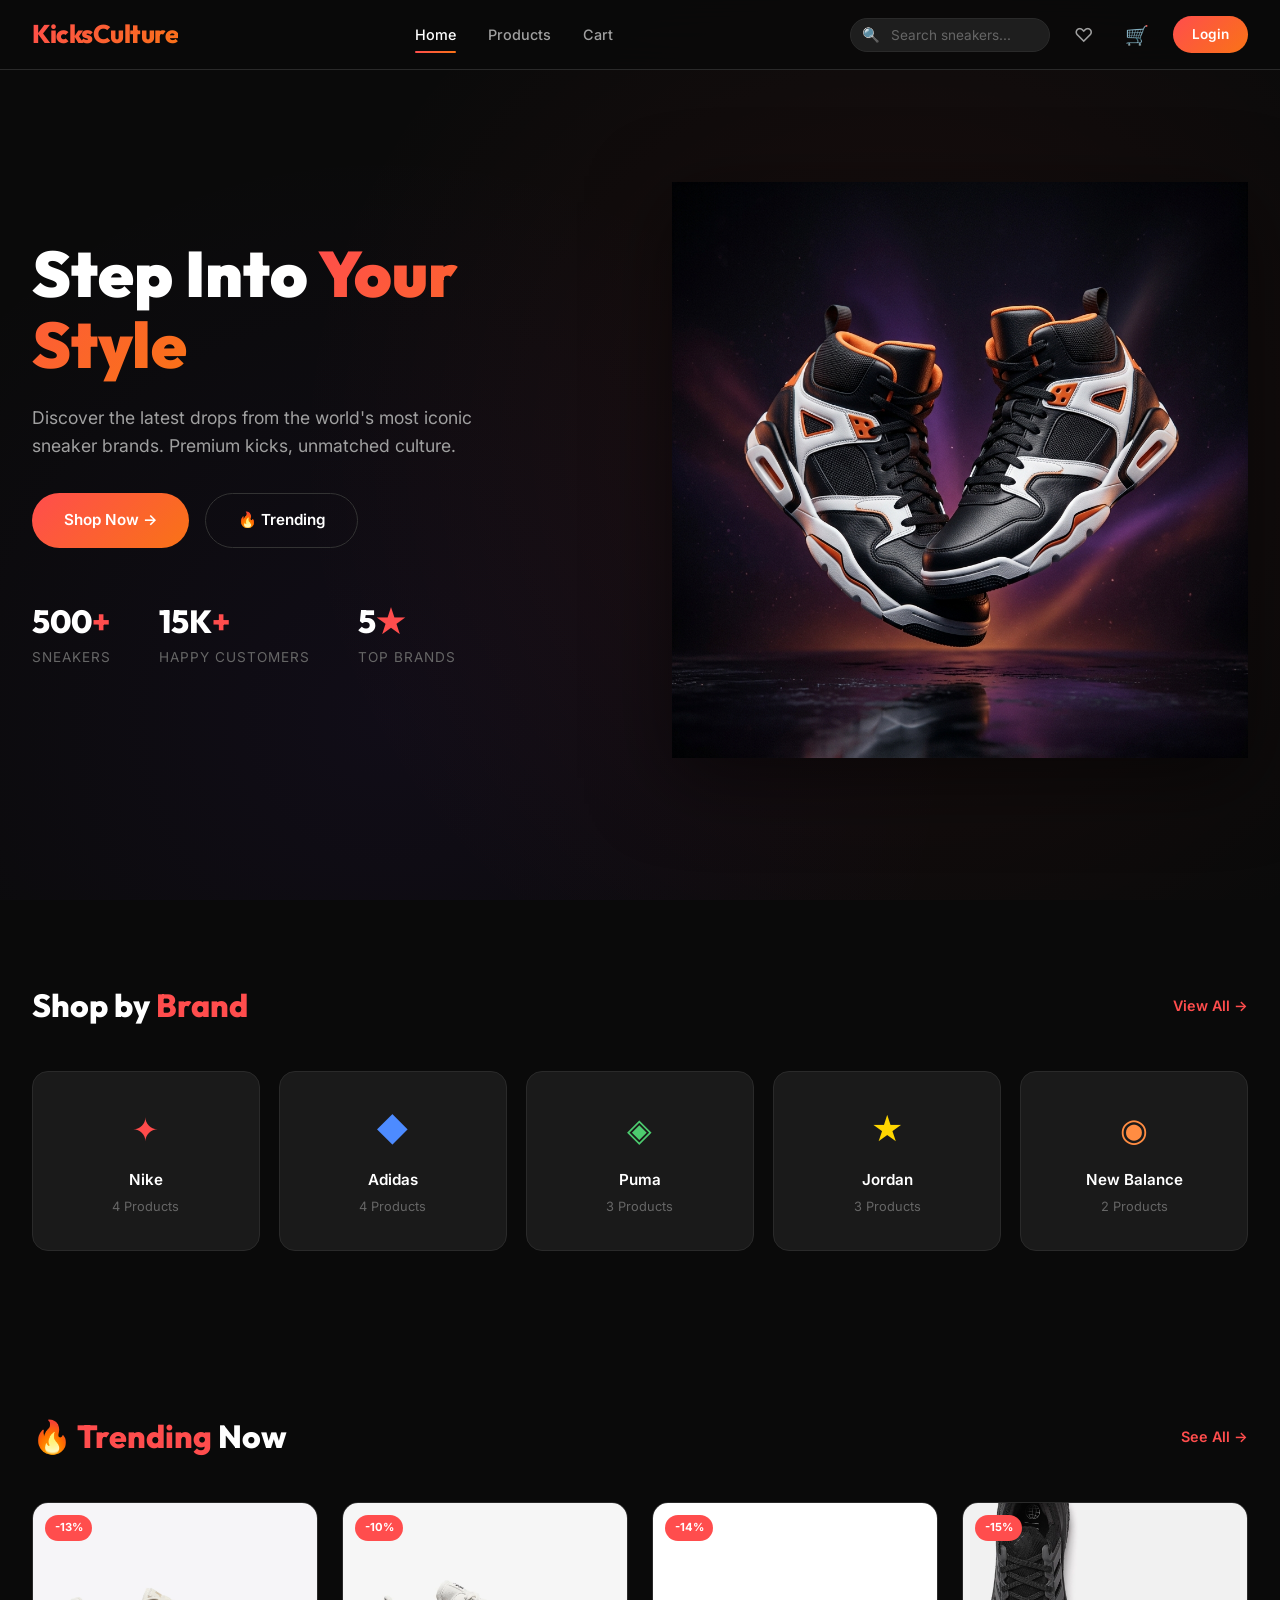
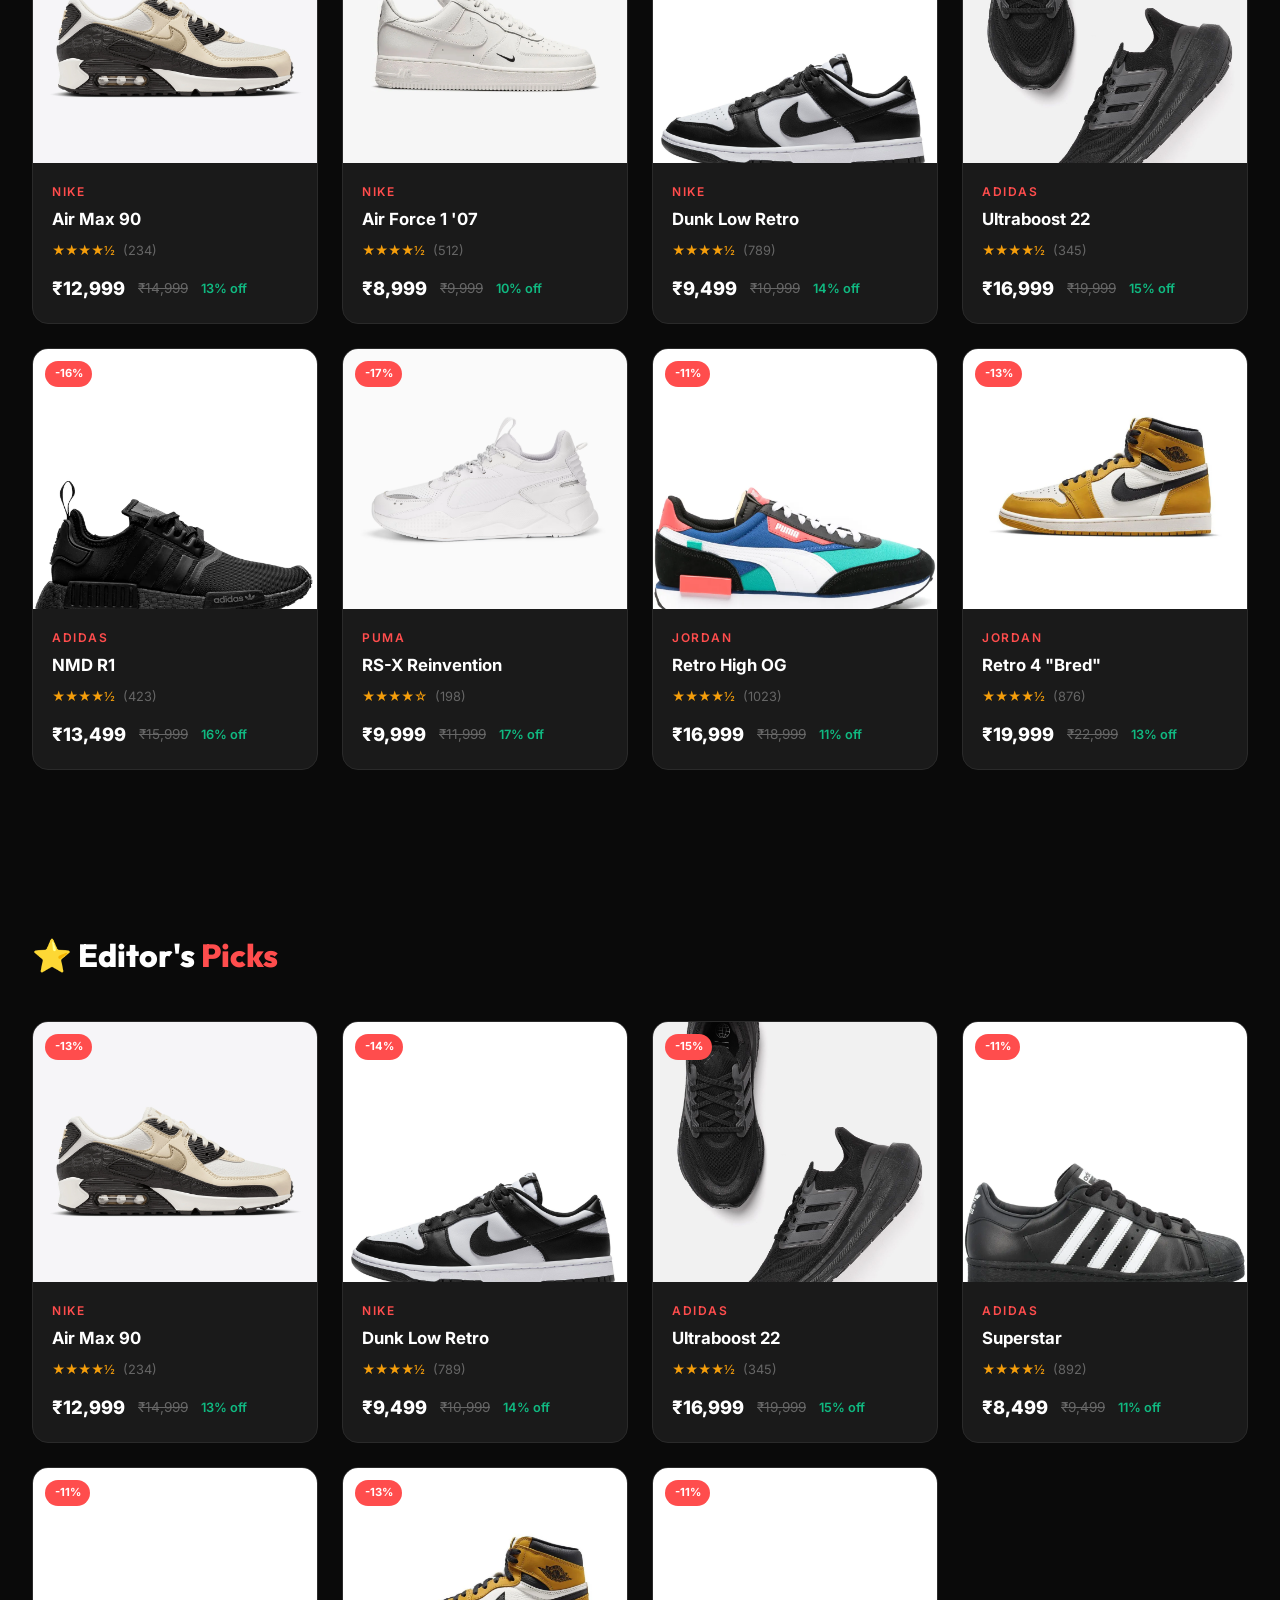
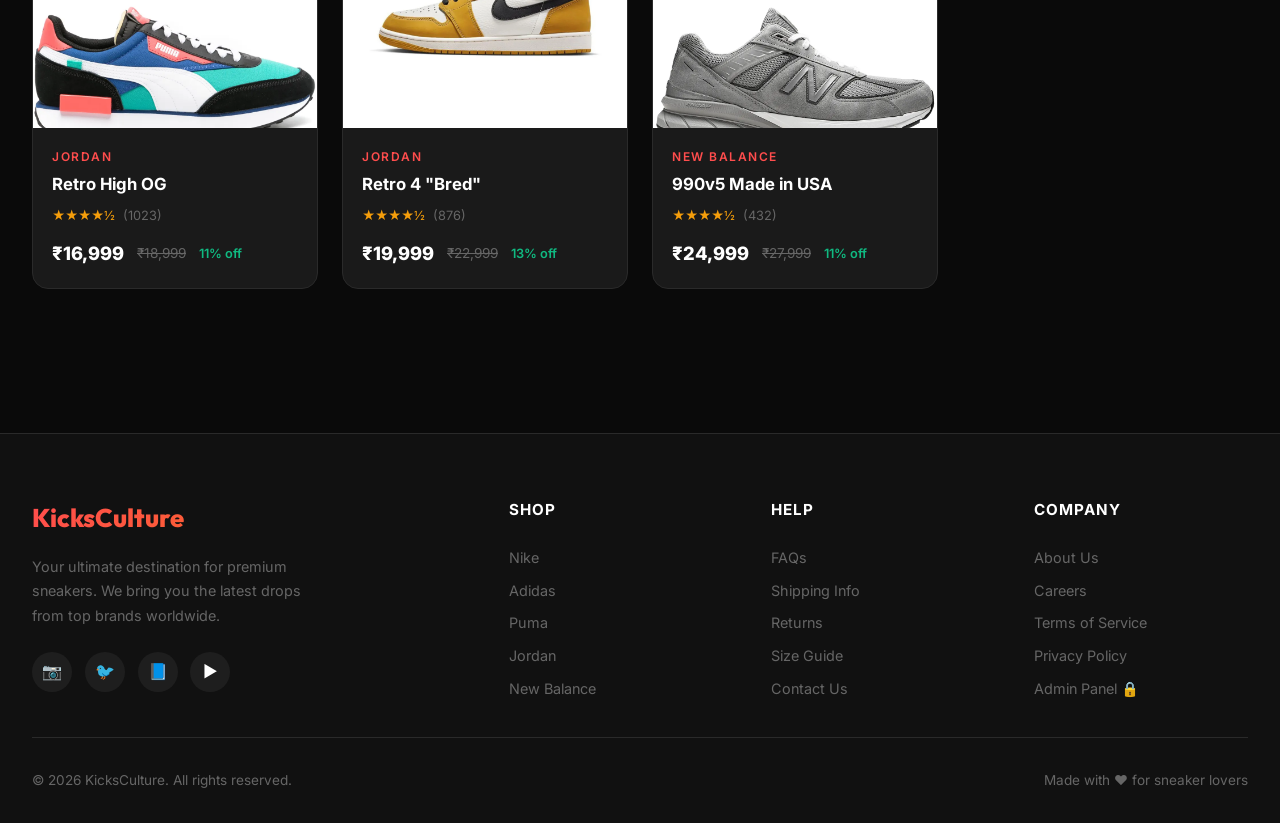
<file: index.html>
<!DOCTYPE html>
<html lang="en">
<head>
  <meta charset="UTF-8">
  <meta name="viewport" content="width=device-width, initial-scale=1.0">
  <meta name="description" content="KicksCulture - Your ultimate destination for premium sneakers from Nike, Adidas, Puma, Jordan and more.">
  <title>KicksCulture | Premium Sneakers Store</title>
  <link rel="stylesheet" href="css/style.css">
</head>
<body>
  <!-- Hero Section -->
  <section class="hero" id="hero">
    <div class="hero-content">
      <div class="hero-text slide-up">
        <h1>Step Into <span class="gradient-text">Your Style</span></h1>
        <p>Discover the latest drops from the world's most iconic sneaker brands. Premium kicks, unmatched culture.</p>
        <div class="hero-buttons">
          <a href="products.html" class="btn-primary">Shop Now →</a>
          <a href="#trending" class="btn-secondary">🔥 Trending</a>
        </div>
        <div class="hero-stats">
          <div class="hero-stat">
            <h3>500<span>+</span></h3>
            <p>Sneakers</p>
          </div>
          <div class="hero-stat">
            <h3>15K<span>+</span></h3>
            <p>Happy Customers</p>
          </div>
          <div class="hero-stat">
            <h3>5<span>★</span></h3>
            <p>Top Brands</p>
          </div>
        </div>
      </div>
      <div class="hero-image slide-up">
        <img src="assets/hero-sneaker.png" alt="Featured Sneaker" onerror="this.style.display='none'">
      </div>
    </div>
  </section>

  <!-- Brands Section -->
  <section class="section" id="brands">
    <div class="section-header">
      <h2 class="section-title">Shop by <span class="accent">Brand</span></h2>
      <a href="products.html" class="section-link">View All →</a>
    </div>
    <div class="brands-grid" id="brandsGrid"></div>
  </section>

  <!-- Trending Section -->
  <section class="section" id="trending">
    <div class="section-header">
      <h2 class="section-title">🔥 <span class="accent">Trending</span> Now</h2>
      <a href="products.html?sort=popular" class="section-link">See All →</a>
    </div>
    <div class="products-grid" id="trendingGrid"></div>
  </section>

  <!-- Featured Section -->
  <section class="section" id="featured">
    <div class="section-header">
      <h2 class="section-title">⭐ Editor's <span class="accent">Picks</span></h2>
    </div>
    <div class="products-grid" id="featuredGrid"></div>
  </section>

  <script src="js/data.js"></script>
  <script src="js/app.js"></script>
  <script src="js/cart.js"></script>
  <script>
    document.addEventListener('DOMContentLoaded', () => {
      // Render brands
      const brandsGrid = document.getElementById('brandsGrid');
      if (brandsGrid) {
        brandsGrid.innerHTML = BRANDS.map(brand => {
          const count = getProductsByBrand(brand.id).length;
          return `
            <a href="products.html?brand=${brand.id}" class="brand-card" style="--brand-color: ${brand.colorCode}20">
              <div class="brand-icon" style="color:${brand.colorCode}">${brand.logo}</div>
              <div class="brand-name">${brand.name}</div>
              <div class="brand-count">${count} Products</div>
            </a>`;
        }).join('');
      }

      // Render trending
      const trendingGrid = document.getElementById('trendingGrid');
      if (trendingGrid) {
        trendingGrid.innerHTML = getTrendingProducts().slice(0, 8).map(p => renderProductCard(p)).join('');
      }

      // Render featured
      const featuredGrid = document.getElementById('featuredGrid');
      if (featuredGrid) {
        featuredGrid.innerHTML = getFeaturedProducts().map(p => renderProductCard(p)).join('');
      }
    });
  </script>
</body>
</html>
</file>
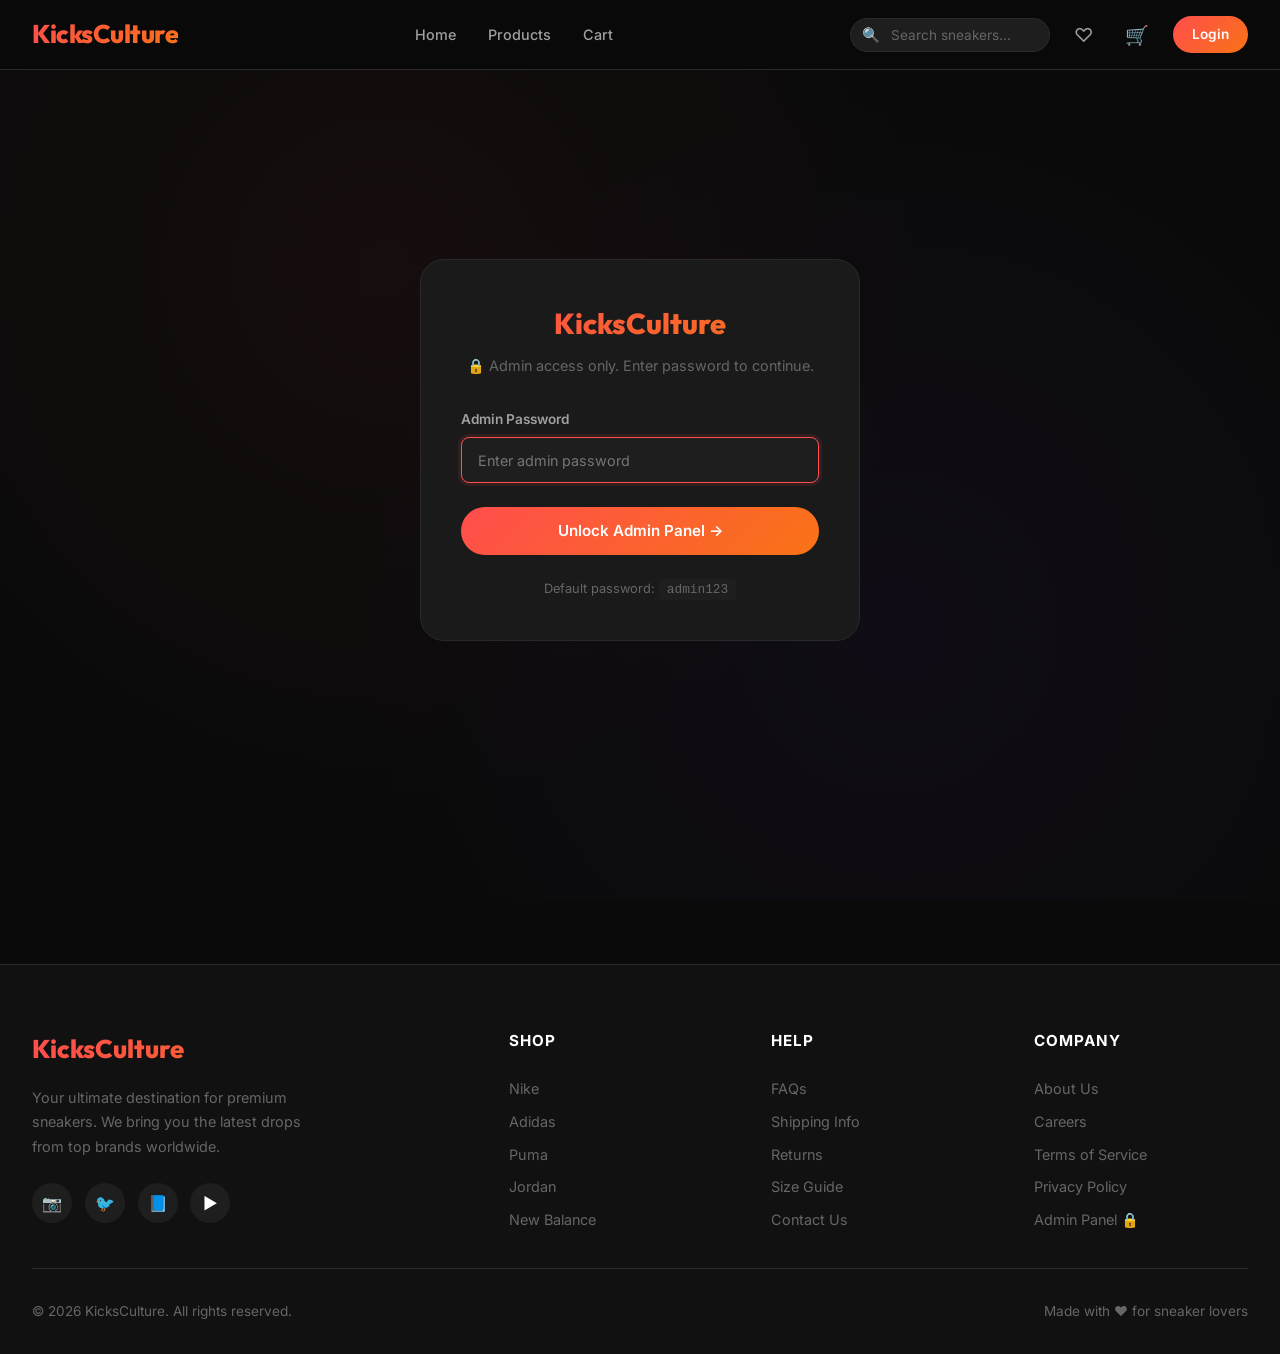
<file: admin.html>
<!DOCTYPE html>
<html lang="en">
<head>
  <meta charset="UTF-8">
  <meta name="viewport" content="width=device-width, initial-scale=1.0">
  <title>Admin Panel | KicksCulture</title>
  <link rel="stylesheet" href="css/style.css">
</head>
<body>
  <!-- Admin Login Gate -->
  <div class="auth-page" id="adminLoginGate">
    <div class="auth-card">
      <div class="auth-logo">KicksCulture</div>
      <p class="auth-subtitle">🔒 Admin access only. Enter password to continue.</p>
      <form class="auth-form" onsubmit="return verifyAdmin(event)">
        <div class="form-group">
          <label for="adminPassword">Admin Password</label>
          <input type="password" id="adminPassword" placeholder="Enter admin password" required autofocus>
          <span class="error-msg" id="adminPassError">Incorrect password</span>
        </div>
        <button type="submit" class="btn-primary" style="width:100%;justify-content:center;">Unlock Admin Panel →</button>
      </form>
      <p style="text-align:center;color:var(--text-muted);font-size:0.8rem;margin-top:1.5rem;">
        Default password: <code style="background:var(--surface);padding:0.2rem 0.5rem;border-radius:4px;">admin123</code>
      </p>
    </div>
  </div>

  <!-- Admin Panel (hidden until authenticated) -->
  <div class="admin-page" id="adminPanel" style="display:none;">
    <div class="page-title-section" style="padding:100px 0 1.5rem;">
      <h1>Admin <span class="accent">Panel</span></h1>
      <p class="subtitle">Manage your sneaker inventory</p>
    </div>
    <div class="admin-layout">
      <!-- Add/Edit Product Form -->
      <div class="admin-form-card">
        <h2 id="formTitle">Add New Product</h2>
        <form id="adminProductForm">
          <div class="form-grid">
            <div class="form-group full-width">
              <label for="adminName">Product Name *</label>
              <input type="text" id="adminName" placeholder="e.g. Air Max 90" required>
            </div>
            <div class="form-group">
              <label for="adminBrand">Brand *</label>
              <select id="adminBrand" required>
                <option value="">Select Brand</option>
                <option value="nike">Nike</option>
                <option value="adidas">Adidas</option>
                <option value="puma">Puma</option>
                <option value="jordan">Jordan</option>
                <option value="newbalance">New Balance</option>
              </select>
            </div>
            <div class="form-group">
              <label for="adminCategory">Category *</label>
              <select id="adminCategory" required>
                <option value="">Select Category</option>
                <option value="running">Running</option>
                <option value="lifestyle">Lifestyle</option>
                <option value="basketball">Basketball</option>
                <option value="skateboarding">Skateboarding</option>
                <option value="training">Training</option>
              </select>
            </div>
            <div class="form-group">
              <label for="adminPrice">Price (₹) *</label>
              <input type="number" id="adminPrice" placeholder="9999" min="0" required>
            </div>
            <div class="form-group">
              <label for="adminOriginalPrice">Original Price (₹)</label>
              <input type="number" id="adminOriginalPrice" placeholder="12999" min="0">
            </div>
            <div class="form-group">
              <label for="adminStock">Stock Quantity</label>
              <input type="number" id="adminStock" placeholder="10" min="0" value="10">
            </div>
            <div class="form-group">
              <label for="adminSizes">Sizes (comma-separated)</label>
              <input type="text" id="adminSizes" placeholder="6, 7, 8, 9, 10, 11" value="6, 7, 8, 9, 10, 11">
            </div>
            <div class="form-group full-width">
              <label for="adminDescription">Description</label>
              <textarea id="adminDescription" rows="3" placeholder="Product description..." style="background:var(--surface);border:1px solid var(--border);color:var(--text-primary);padding:0.75rem 1rem;border-radius:var(--radius-sm);resize:vertical;font-size:0.9rem;"></textarea>
            </div>
            <div class="form-group" style="flex-direction:row;align-items:center;gap:1rem;">
              <label style="display:flex;align-items:center;gap:0.5rem;cursor:pointer;">
                <input type="checkbox" id="adminTrending" style="accent-color:var(--accent-primary);"> Trending
              </label>
              <label style="display:flex;align-items:center;gap:0.5rem;cursor:pointer;">
                <input type="checkbox" id="adminFeatured" style="accent-color:var(--accent-primary);"> Featured
              </label>
            </div>
          </div>
          <div style="display:flex;gap:1rem;margin-top:1.5rem;">
            <button type="submit" class="btn-primary" id="formSubmitBtn" style="flex:1;justify-content:center;">+ Add Product</button>
            <button type="button" class="btn-secondary" id="cancelEdit" style="display:none;" onclick="adminMgr.resetForm()">Cancel</button>
          </div>
        </form>
      </div>

      <!-- Products List -->
      <div class="admin-products-list">
        <h2>All Products</h2>
        <div id="adminProductsList">
          <!-- Rendered by JS -->
        </div>
      </div>
    </div>
  </div>
  <script src="js/data.js"></script>
  <script src="js/app.js"></script>
  <script src="js/cart.js"></script>
  <script src="js/admin.js"></script>
  <script>
    // Check if already authenticated this session
    if (sessionStorage.getItem('kc_admin_auth') === 'true') {
      document.getElementById('adminLoginGate').style.display = 'none';
      document.getElementById('adminPanel').style.display = 'block';
    }

    function verifyAdmin(e) {
      e.preventDefault();
      const password = document.getElementById('adminPassword').value;
      const ADMIN_PASSWORD = 'admin123'; // Frontend-only demo password

      if (password === ADMIN_PASSWORD) {
        sessionStorage.setItem('kc_admin_auth', 'true');
        document.getElementById('adminLoginGate').style.display = 'none';
        document.getElementById('adminPanel').style.display = 'block';
        showToast('Welcome, Admin!', 'success');
      } else {
        document.getElementById('adminPassword').closest('.form-group').classList.add('has-error');
        document.getElementById('adminPassword').value = '';
      }
      return false;
    }
  </script>
</body>
</html>
</file>
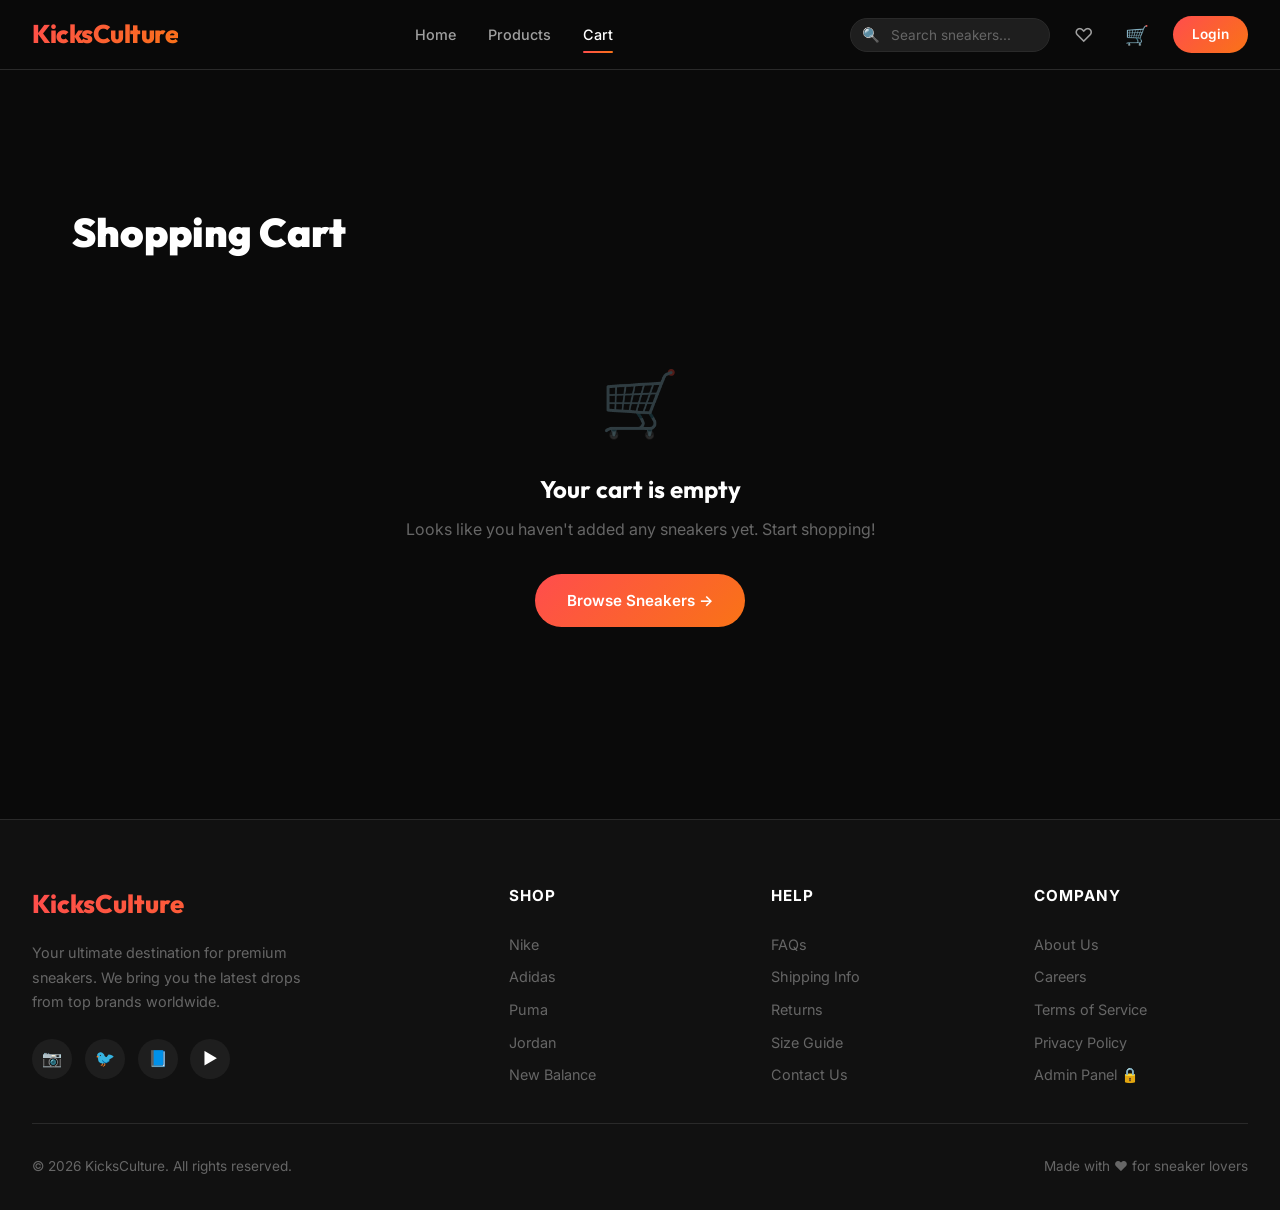
<file: cart.html>
<!DOCTYPE html>
<html lang="en">
<head>
  <meta charset="UTF-8">
  <meta name="viewport" content="width=device-width, initial-scale=1.0">
  <meta name="description" content="Your shopping cart - Review and manage your sneaker selections.">
  <title>Cart | KicksCulture</title>
  <link rel="stylesheet" href="css/style.css">
</head>
<body>
  <div class="cart-page">
    <div class="page-title-section" style="padding:100px 0 1.5rem;">
      <h1>Shopping <span class="accent">Cart</span></h1>
    </div>
    <div id="cartContainer">
      <!-- Rendered by JS -->
    </div>
  </div>
  <script src="js/data.js"></script>
  <script src="js/app.js"></script>
  <script src="js/cart.js"></script>
  <script>
    document.addEventListener('DOMContentLoaded', () => { renderCartPage(); });
  </script>
</body>
</html>
</file>
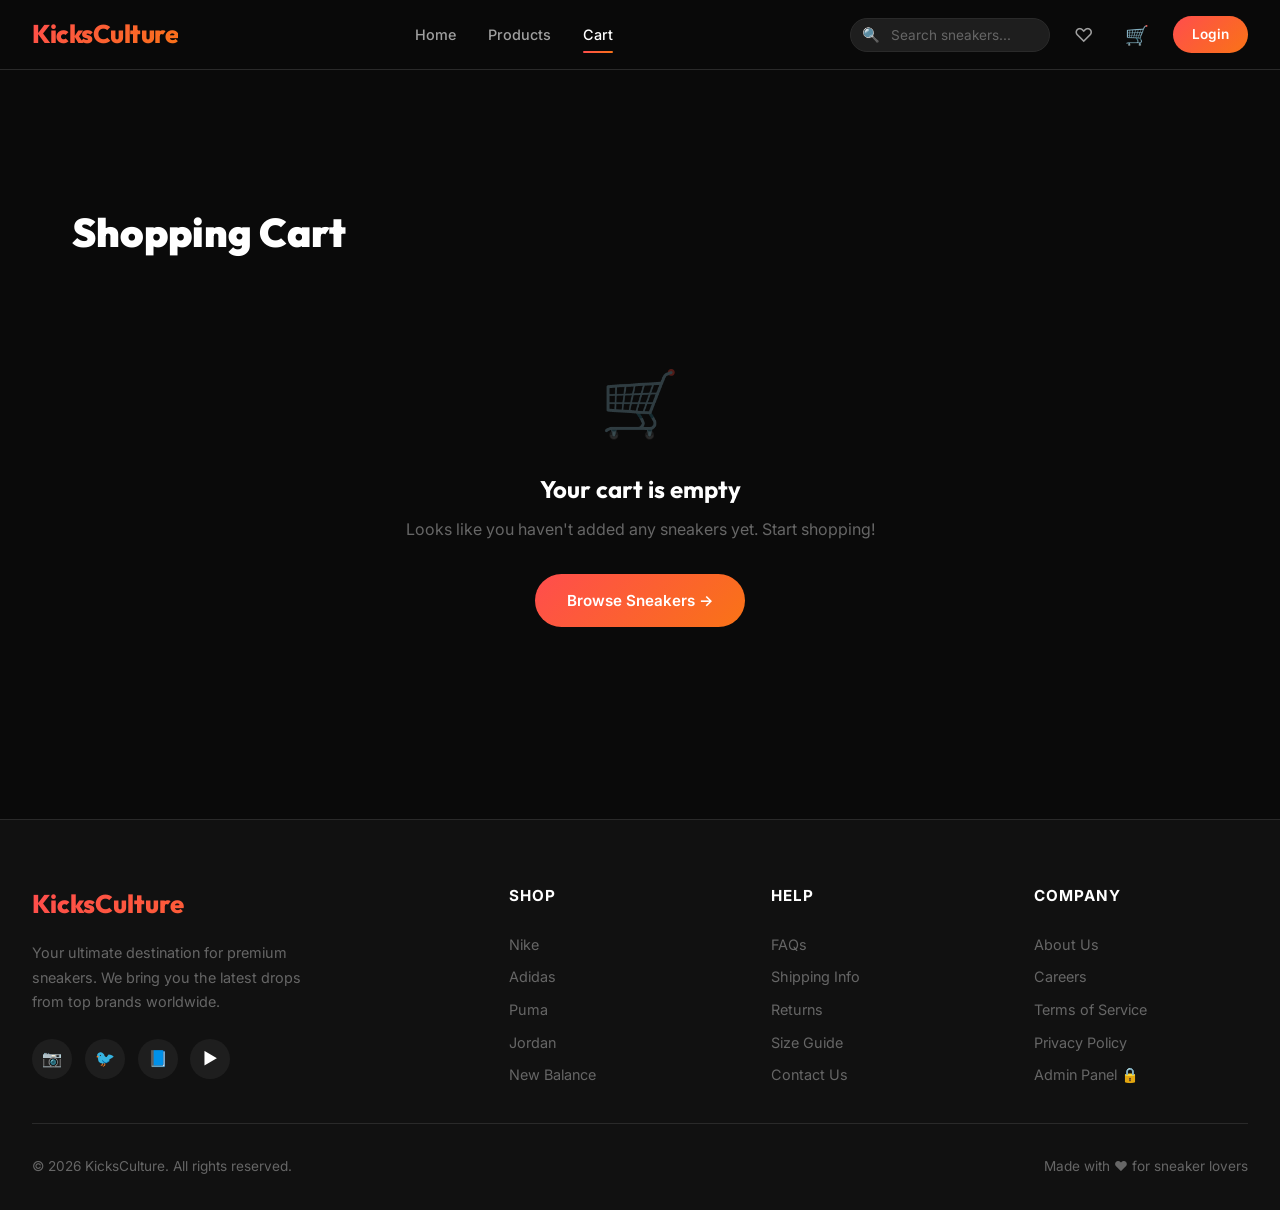
<file: checkout.html>
<!DOCTYPE html>
<html lang="en">
<head>
  <meta charset="UTF-8">
  <meta name="viewport" content="width=device-width, initial-scale=1.0">
  <meta name="description" content="Complete your order - Enter shipping details and choose payment method.">
  <title>Checkout | KicksCulture</title>
  <link rel="stylesheet" href="css/style.css">
</head>
<body>
  <div class="checkout-page">
    <div class="page-title-section" style="padding:100px 0 1.5rem;">
      <h1>Secure <span class="accent">Checkout</span></h1>
    </div>
    <div class="checkout-layout">
      <!-- Checkout Form -->
      <form class="checkout-form" id="checkoutForm" novalidate>
        <div class="form-section">
          <h3><span class="step-num">1</span> Shipping Details</h3>
          <div class="form-grid">
            <div class="form-group">
              <label for="fullName">Full Name *</label>
              <input type="text" id="fullName" placeholder="John Doe" required>
              <span class="error-msg">Full name is required</span>
            </div>
            <div class="form-group">
              <label for="email">Email *</label>
              <input type="email" id="email" placeholder="john@example.com" required>
              <span class="error-msg">Valid email is required</span>
            </div>
            <div class="form-group">
              <label for="phone">Phone *</label>
              <input type="tel" id="phone" placeholder="9876543210" maxlength="10" required>
              <span class="error-msg">Valid 10-digit phone required</span>
            </div>
            <div class="form-group">
              <label for="pincode">Pincode *</label>
              <input type="text" id="pincode" placeholder="400001" maxlength="6" required>
              <span class="error-msg">Valid 6-digit pincode required</span>
            </div>
            <div class="form-group full-width">
              <label for="address">Address *</label>
              <input type="text" id="address" placeholder="House/Flat No., Street, Landmark" required>
              <span class="error-msg">Address is required</span>
            </div>
            <div class="form-group">
              <label for="city">City *</label>
              <input type="text" id="city" placeholder="Mumbai" required>
              <span class="error-msg">City is required</span>
            </div>
            <div class="form-group">
              <label for="state">State</label>
              <select id="state">
                <option value="">Select State</option>
                <option>Maharashtra</option><option>Delhi</option><option>Karnataka</option>
                <option>Tamil Nadu</option><option>Gujarat</option><option>Rajasthan</option>
                <option>Uttar Pradesh</option><option>West Bengal</option><option>Other</option>
              </select>
            </div>
          </div>
        </div>

        <div class="form-section">
          <h3><span class="step-num">2</span> Payment Method</h3>
          <div class="payment-options">
            <div class="payment-option" data-method="cod">
              <input type="radio" name="payment" value="cod" id="payCOD">
              <div class="payment-info">
                <h4>💵 Cash on Delivery</h4>
                <p>Pay when your order arrives</p>
              </div>
            </div>
            <div class="payment-option" data-method="online">
              <input type="radio" name="payment" value="online" id="payOnline">
              <div class="payment-info">
                <h4>💳 Online Payment</h4>
                <p>Credit/Debit Card, UPI, Net Banking — <strong style="color:var(--success);">Get 5% OFF!</strong></p>
              </div>
            </div>
          </div>
        </div>

        <button type="submit" class="btn-primary" style="width:100%;justify-content:center;padding:1rem;font-size:1rem;">
          🔒 Place Order
        </button>
      </form>

      <!-- Order Summary -->
      <div class="cart-summary" id="checkoutSummary">
        <!-- Rendered by JS -->
      </div>
    </div>
  </div>
  <script src="js/data.js"></script>
  <script src="js/app.js"></script>
  <script src="js/cart.js"></script>
  <script src="js/checkout.js"></script>
</body>
</html>
</file>
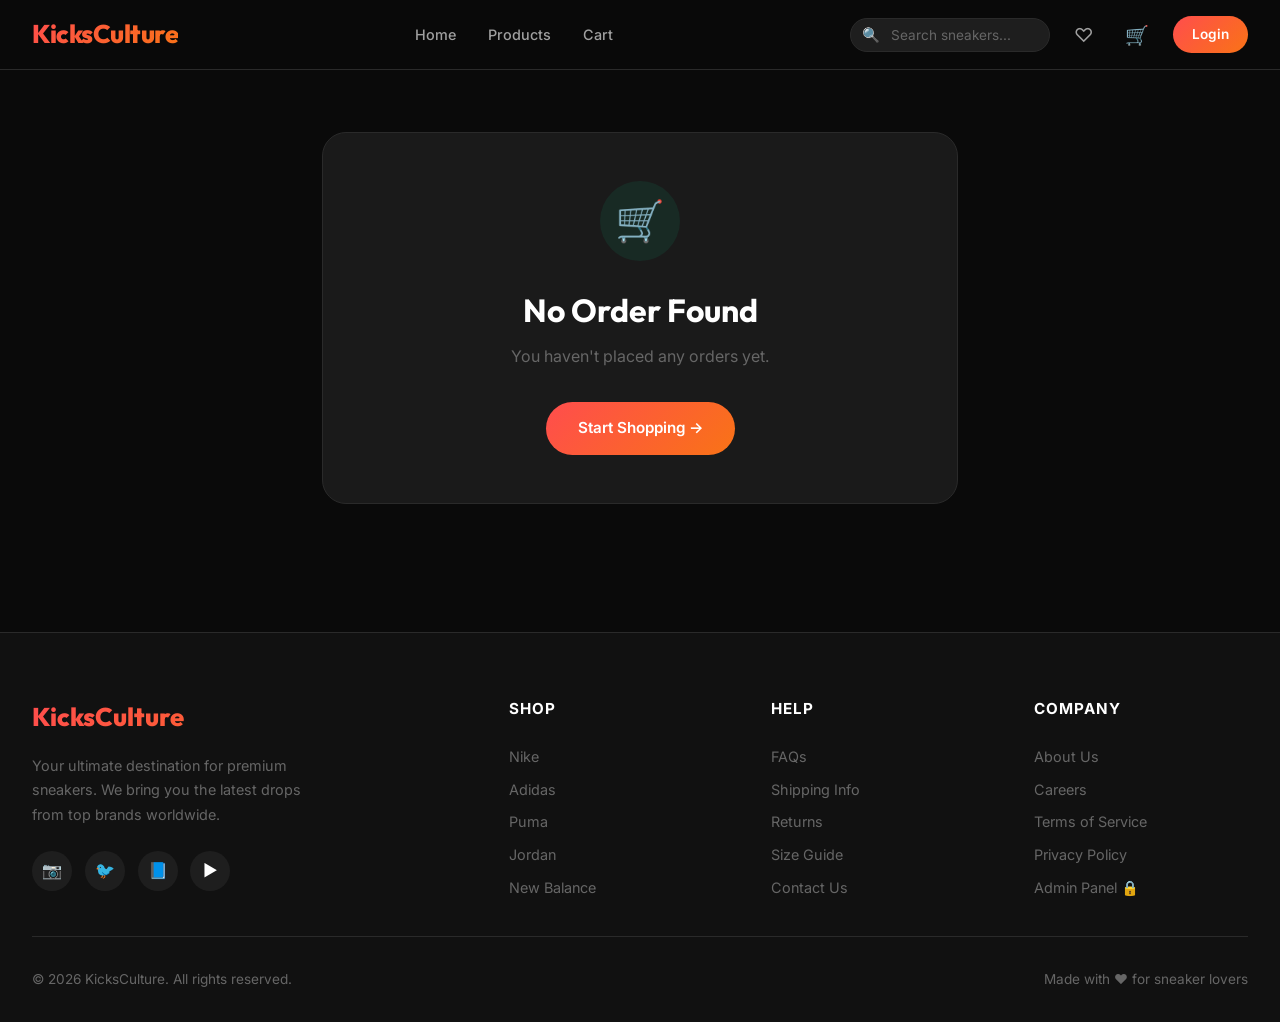
<file: confirmation.html>
<!DOCTYPE html>
<html lang="en">
<head>
  <meta charset="UTF-8">
  <meta name="viewport" content="width=device-width, initial-scale=1.0">
  <title>Order Confirmed | KicksCulture</title>
  <link rel="stylesheet" href="css/style.css">
</head>
<body>
  <div class="confirmation-page">
    <div class="confirmation-card" id="confirmationCard">
      <!-- Rendered by JS -->
    </div>
  </div>
  <script src="js/data.js"></script>
  <script src="js/app.js"></script>
  <script src="js/cart.js"></script>
  <script>
    document.addEventListener('DOMContentLoaded', () => {
      const order = JSON.parse(localStorage.getItem('kc_last_order'));
      const card = document.getElementById('confirmationCard');

      if (!order) {
        card.innerHTML = `
          <div class="success-icon">🛒</div>
          <h1 style="color:var(--text-primary)">No Order Found</h1>
          <p style="color:var(--text-muted);margin-bottom:2rem;">You haven't placed any orders yet.</p>
          <a href="products.html" class="btn-primary">Start Shopping →</a>`;
        return;
      }

      let itemsRows = order.items.map(item => `
        <tr>
          <td>${item.name}<br><small style="color:var(--text-muted)">Size: UK ${item.size}</small></td>
          <td>${item.quantity}</td>
          <td style="text-align:right;">${formatPrice(item.price)}</td>
        </tr>`).join('');

      card.innerHTML = `
        <div class="success-icon">✓</div>
        <h1>Order Confirmed!</h1>
        <p class="order-id">Order ID: <strong>${order.id}</strong></p>
        <p style="color:var(--text-secondary);margin-bottom:1.5rem;">
          Thank you, <strong>${order.customer.name}</strong>! Your order has been placed successfully.
          ${order.paymentMethod === 'Cash on Delivery' ? 'Please keep the amount ready for delivery.' : 'Payment received.'}
        </p>
        <div style="background:var(--surface);border-radius:var(--radius-md);padding:1.2rem;text-align:left;margin-bottom:1.5rem;">
          <div style="font-size:0.85rem;color:var(--text-muted);margin-bottom:0.5rem;">DELIVERY ADDRESS</div>
          <div style="font-size:0.9rem;">${order.customer.address}, ${order.customer.city} - ${order.customer.pincode}</div>
          <div style="font-size:0.85rem;color:var(--text-muted);margin-top:0.3rem;">${order.customer.phone} · ${order.customer.email}</div>
        </div>
        <table class="order-summary-table">
          <thead><tr><th>Item</th><th>Qty</th><th style="text-align:right;">Price</th></tr></thead>
          <tbody>
            ${itemsRows}
          </tbody>
        </table>
        <div style="text-align:left;margin-top:1rem;">
          <div class="summary-row"><span class="label">Subtotal</span><span>${formatPrice(order.subtotal)}</span></div>
          <div class="summary-row"><span class="label">Shipping</span><span>${order.shipping === 0 ? '<span style="color:var(--success)">FREE</span>' : formatPrice(order.shipping)}</span></div>
          ${order.discount > 0 ? `<div class="summary-row discount"><span class="label">Prepaid Discount</span><span class="value">-${formatPrice(order.discount)}</span></div>` : ''}
          <div class="summary-row total"><span class="label">Total Paid</span><span>${formatPrice(order.total)}</span></div>
          <div style="font-size:0.85rem;color:var(--text-muted);margin-top:0.5rem;">Payment: ${order.paymentMethod}</div>
        </div>
        <div style="margin-top:2rem;display:flex;gap:1rem;justify-content:center;flex-wrap:wrap;">
          <a href="products.html" class="btn-primary">Continue Shopping →</a>
          <a href="index.html" class="btn-secondary">← Back to Home</a>
        </div>`;
    });
  </script>
</body>
</html>
</file>
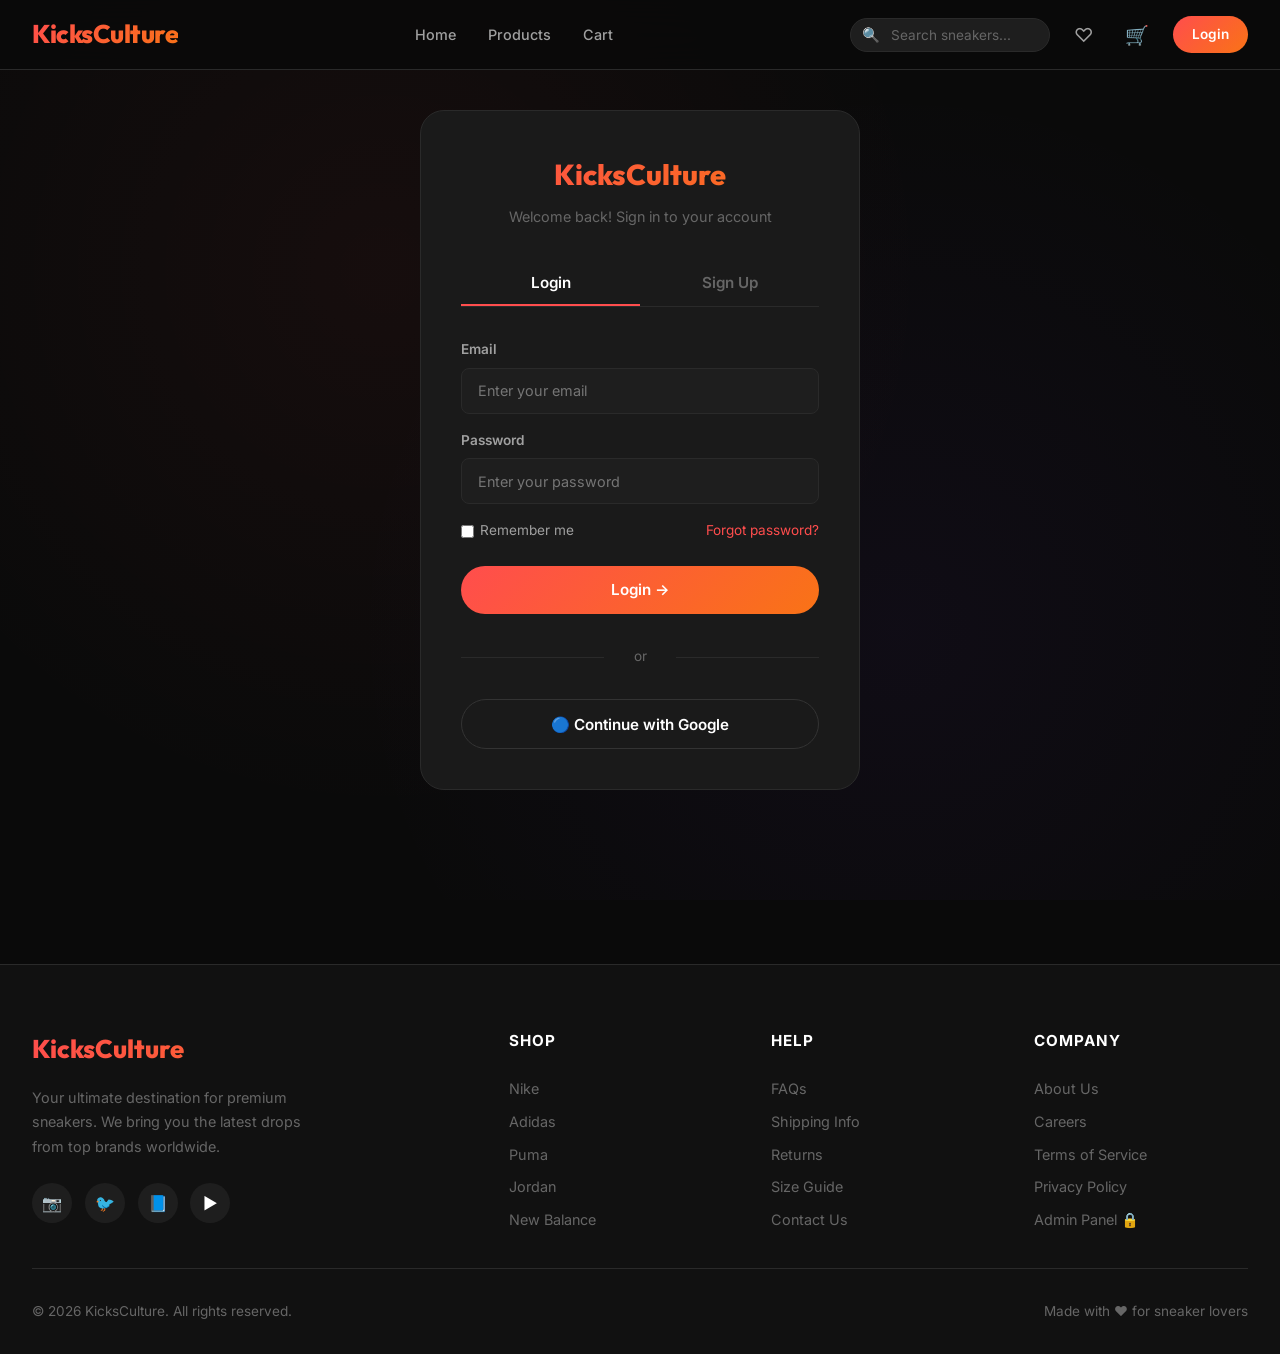
<file: login.html>
<!DOCTYPE html>
<html lang="en">
<head>
  <meta charset="UTF-8">
  <meta name="viewport" content="width=device-width, initial-scale=1.0">
  <title>Login / Sign Up | KicksCulture</title>
  <link rel="stylesheet" href="css/style.css">
</head>
<body>
  <div class="auth-page">
    <div class="auth-card">
      <div class="auth-logo">KicksCulture</div>
      <p class="auth-subtitle">Welcome back! Sign in to your account</p>

      <div class="auth-tabs">
        <button class="auth-tab active" id="loginTab" onclick="switchAuthTab('login')">Login</button>
        <button class="auth-tab" id="signupTab" onclick="switchAuthTab('signup')">Sign Up</button>
      </div>

      <!-- Login Form -->
      <form class="auth-form" id="loginForm" onsubmit="handleLogin(event)">
        <div class="form-group">
          <label for="loginEmail">Email</label>
          <input type="email" id="loginEmail" placeholder="Enter your email" required>
          <span class="error-msg">Valid email is required</span>
        </div>
        <div class="form-group">
          <label for="loginPassword">Password</label>
          <input type="password" id="loginPassword" placeholder="Enter your password" required>
          <span class="error-msg">Password is required</span>
        </div>
        <div style="display:flex;justify-content:space-between;align-items:center;font-size:0.85rem;">
          <label style="display:flex;align-items:center;gap:0.4rem;color:var(--text-secondary);cursor:pointer;">
            <input type="checkbox" style="accent-color:var(--accent-primary);"> Remember me
          </label>
          <a href="#" style="color:var(--accent-primary);">Forgot password?</a>
        </div>
        <button type="submit" class="btn-primary">Login →</button>
        <div class="auth-divider">or</div>
        <button type="button" class="btn-secondary" style="width:100%;justify-content:center;" onclick="showToast('Google login (demo only)','info')">
          🔵 Continue with Google
        </button>
      </form>

      <!-- Signup Form -->
      <form class="auth-form hidden" id="signupForm" onsubmit="handleSignup(event)">
        <div class="form-group">
          <label for="signupName">Full Name</label>
          <input type="text" id="signupName" placeholder="Enter your full name" required>
          <span class="error-msg">Name is required</span>
        </div>
        <div class="form-group">
          <label for="signupEmail">Email</label>
          <input type="email" id="signupEmail" placeholder="Enter your email" required>
          <span class="error-msg">Valid email is required</span>
        </div>
        <div class="form-group">
          <label for="signupPhone">Phone</label>
          <input type="tel" id="signupPhone" placeholder="10-digit phone number" maxlength="10" required>
          <span class="error-msg">Valid phone number required</span>
        </div>
        <div class="form-group">
          <label for="signupPassword">Password</label>
          <input type="password" id="signupPassword" placeholder="Create a password (min 6 chars)" required minlength="6">
          <span class="error-msg">Min 6 characters required</span>
        </div>
        <div class="form-group">
          <label for="signupConfirm">Confirm Password</label>
          <input type="password" id="signupConfirm" placeholder="Re-enter your password" required>
          <span class="error-msg">Passwords don't match</span>
        </div>
        <button type="submit" class="btn-primary">Create Account →</button>
      </form>
    </div>
  </div>

  <script src="js/data.js"></script>
  <script src="js/app.js"></script>
  <script src="js/cart.js"></script>
  <script>
    function switchAuthTab(tab) {
      document.getElementById('loginTab').classList.toggle('active', tab === 'login');
      document.getElementById('signupTab').classList.toggle('active', tab === 'signup');
      document.getElementById('loginForm').classList.toggle('hidden', tab !== 'login');
      document.getElementById('signupForm').classList.toggle('hidden', tab !== 'signup');
      
      const subtitle = document.querySelector('.auth-subtitle');
      subtitle.textContent = tab === 'login' ? 'Welcome back! Sign in to your account' : 'Create a new account to get started';
    }

    function handleLogin(e) {
      e.preventDefault();
      const email = document.getElementById('loginEmail').value.trim();
      const password = document.getElementById('loginPassword').value;
      let valid = true;

      document.querySelectorAll('#loginForm .form-group').forEach(g => g.classList.remove('has-error'));

      if (!email || !/^[^\s@]+@[^\s@]+\.[^\s@]+$/.test(email)) {
        document.getElementById('loginEmail').closest('.form-group').classList.add('has-error');
        valid = false;
      }
      if (!password) {
        document.getElementById('loginPassword').closest('.form-group').classList.add('has-error');
        valid = false;
      }
      if (valid) {
        showToast('Login successful! (Demo)', 'success');
        setTimeout(() => window.location.href = 'index.html', 1500);
      }
    }

    function handleSignup(e) {
      e.preventDefault();
      const name = document.getElementById('signupName').value.trim();
      const email = document.getElementById('signupEmail').value.trim();
      const phone = document.getElementById('signupPhone').value.trim();
      const pass = document.getElementById('signupPassword').value;
      const confirm = document.getElementById('signupConfirm').value;
      let valid = true;

      document.querySelectorAll('#signupForm .form-group').forEach(g => g.classList.remove('has-error'));

      if (!name) { document.getElementById('signupName').closest('.form-group').classList.add('has-error'); valid = false; }
      if (!email || !/^[^\s@]+@[^\s@]+\.[^\s@]+$/.test(email)) { document.getElementById('signupEmail').closest('.form-group').classList.add('has-error'); valid = false; }
      if (!/^\d{10}$/.test(phone)) { document.getElementById('signupPhone').closest('.form-group').classList.add('has-error'); valid = false; }
      if (pass.length < 6) { document.getElementById('signupPassword').closest('.form-group').classList.add('has-error'); valid = false; }
      if (pass !== confirm) { document.getElementById('signupConfirm').closest('.form-group').classList.add('has-error'); valid = false; }

      if (valid) {
        showToast('Account created successfully! (Demo)', 'success');
        setTimeout(() => switchAuthTab('login'), 1500);
      }
    }
  </script>
</body>
</html>
</file>
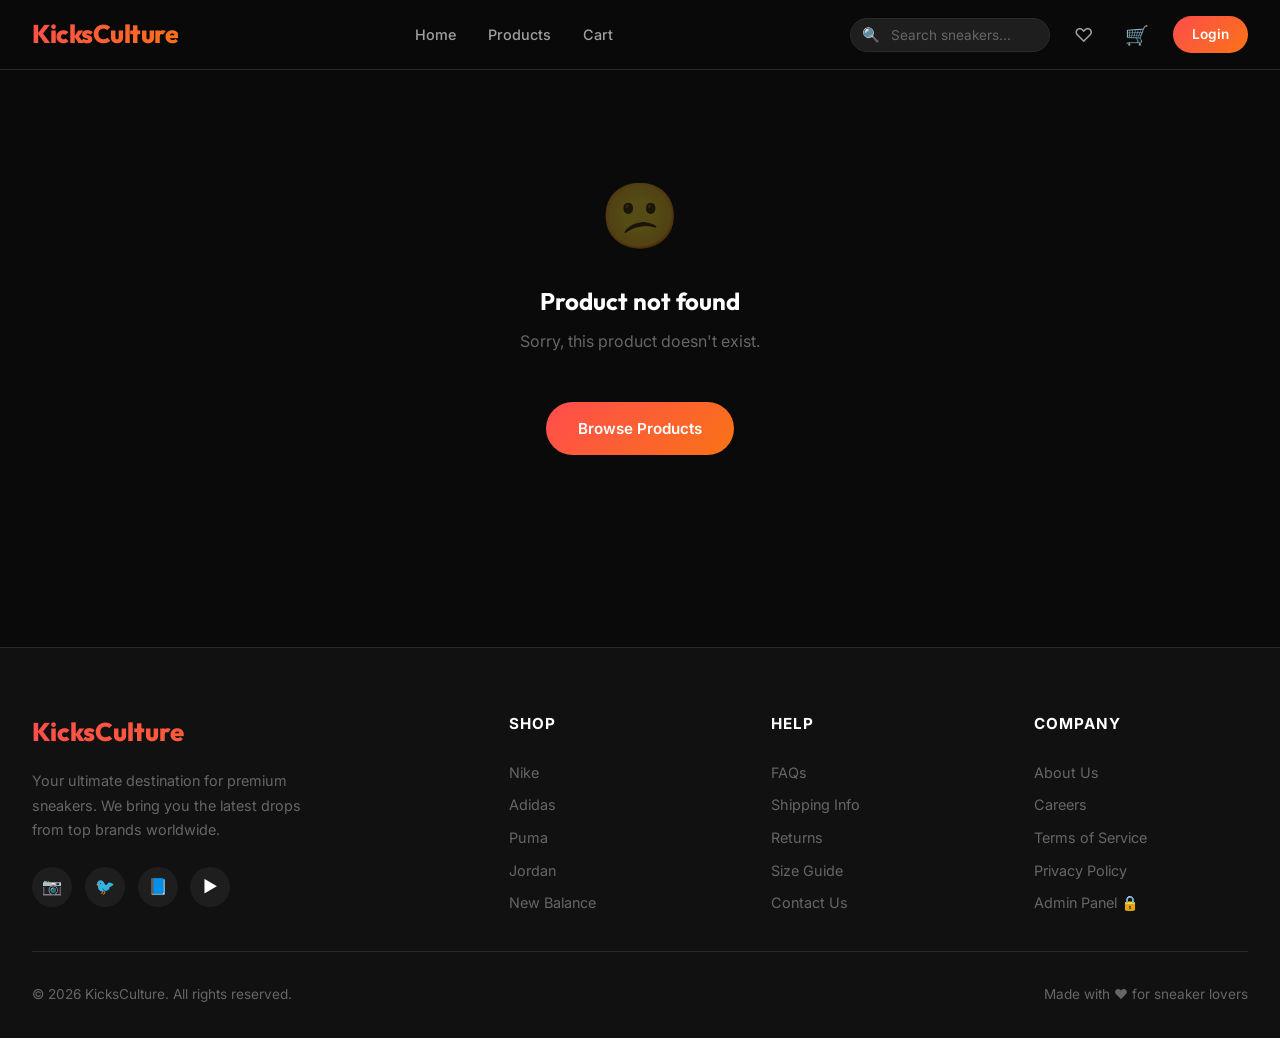
<file: product-detail.html>
<!DOCTYPE html>
<html lang="en">
<head>
  <meta charset="UTF-8">
  <meta name="viewport" content="width=device-width, initial-scale=1.0">
  <meta name="description" content="View sneaker details, select your size, and add to cart.">
  <title>Product Details | KicksCulture</title>
  <link rel="stylesheet" href="css/style.css">
</head>
<body>
  <div class="product-detail" id="productDetailContainer">
    <!-- Rendered by JS -->
  </div>

  <!-- Related Products -->
  <section class="section" id="relatedSection" style="display:none;">
    <div class="section-header">
      <h2 class="section-title">You May Also <span class="accent">Like</span></h2>
    </div>
    <div class="products-grid" id="relatedGrid"></div>
  </section>

  <script src="js/data.js"></script>
  <script src="js/app.js"></script>
  <script src="js/cart.js"></script>
  <script>
    let selectedSize = null;

    document.addEventListener('DOMContentLoaded', () => {
      const params = new URLSearchParams(window.location.search);
      const productId = parseInt(params.get('id'));
      const product = getProductById(productId);

      if (!product) {
        document.getElementById('productDetailContainer').innerHTML = `
          <div class="empty-cart" style="grid-column:1/-1;">
            <div class="icon">😕</div><h2>Product not found</h2>
            <p>Sorry, this product doesn't exist.</p>
            <a href="products.html" class="btn-primary mt-2">Browse Products</a>
          </div>`;
        return;
      }

      const brand = getBrandById(product.brand);
      const discount = getDiscount(product);
      const stockStatus = getStockStatus(product.stock);
      const stars = renderStars(product.rating);

      document.title = `${brand ? brand.name : ''} ${product.name} | KicksCulture`;

      document.getElementById('productDetailContainer').innerHTML = `
        <div class="product-gallery">
          ${getProductImage(product)}
        </div>
        <div class="product-info">
          <div class="breadcrumb">
            <a href="index.html">Home</a> <span>/</span>
            <a href="products.html">Products</a> <span>/</span>
            <a href="products.html?brand=${product.brand}">${brand ? brand.name : product.brand}</a> <span>/</span>
            <span>${product.name}</span>
          </div>
          <span class="brand-tag">${brand ? brand.name : product.brand}</span>
          <h1 class="product-title">${product.name}</h1>
          <div class="rating-row">
            <span class="stars">${stars}</span>
            <span class="text">${product.rating} · ${product.reviews} reviews</span>
          </div>
          <div class="price-section">
            <span class="current-price">${formatPrice(product.price)}</span>
            ${product.originalPrice ? `<span class="original-price">${formatPrice(product.originalPrice)}</span>` : ''}
            ${discount > 0 ? `<span class="discount-badge">${discount}% OFF</span>` : ''}
          </div>
          <p class="description">${product.description}</p>
          <div class="stock-status ${stockStatus.class}">
            <span class="stock-dot"></span> ${stockStatus.text}
          </div>
          <div class="size-section">
            <label>Select Size (UK)</label>
            <div class="size-selector" id="sizeSelector">
              ${product.sizes.map(s => `<button class="size-btn" data-size="${s}" onclick="selectSize(this)">${s}</button>`).join('')}
            </div>
          </div>
          <div class="action-buttons">
            <button class="btn-add-cart" id="addToCartBtn" onclick="handleAddToCart(${product.id})" ${product.stock <= 0 ? 'disabled style="opacity:0.5"' : ''}>
              🛒 ${product.stock <= 0 ? 'Out of Stock' : 'Add to Cart'}
            </button>
            <button class="btn-wishlist ${wishlist.has(product.id) ? 'wishlisted' : ''}" data-wishlist-btn data-product-id="${product.id}" onclick="toggleWishlist(${product.id})">
              ${wishlist.has(product.id) ? '♥' : '♡'}
            </button>
          </div>
          <div style="background:var(--surface);border-radius:var(--radius-md);padding:1rem;margin-top:1rem;">
            <div style="display:flex;gap:2rem;flex-wrap:wrap;font-size:0.85rem;color:var(--text-secondary);">
              <span>🚚 Free shipping over ₹5,000</span>
              <span>↩️ 30-day returns</span>
              <span>✓ 100% authentic</span>
            </div>
          </div>
        </div>`;

      // Related products
      const related = PRODUCTS.filter(p => p.brand === product.brand && p.id !== product.id).slice(0, 4);
      if (related.length > 0) {
        document.getElementById('relatedSection').style.display = 'block';
        document.getElementById('relatedGrid').innerHTML = related.map(p => renderProductCard(p)).join('');
      }
    });

    function selectSize(btn) {
      document.querySelectorAll('#sizeSelector .size-btn').forEach(b => b.classList.remove('selected'));
      btn.classList.add('selected');
      selectedSize = parseInt(btn.dataset.size);
    }

    function handleAddToCart(productId) {
      if (!selectedSize) {
        showToast('Please select a size first', 'error');
        return;
      }
      addToCart(productId, selectedSize, 1);
    }
  </script>
</body>
</html>
</file>
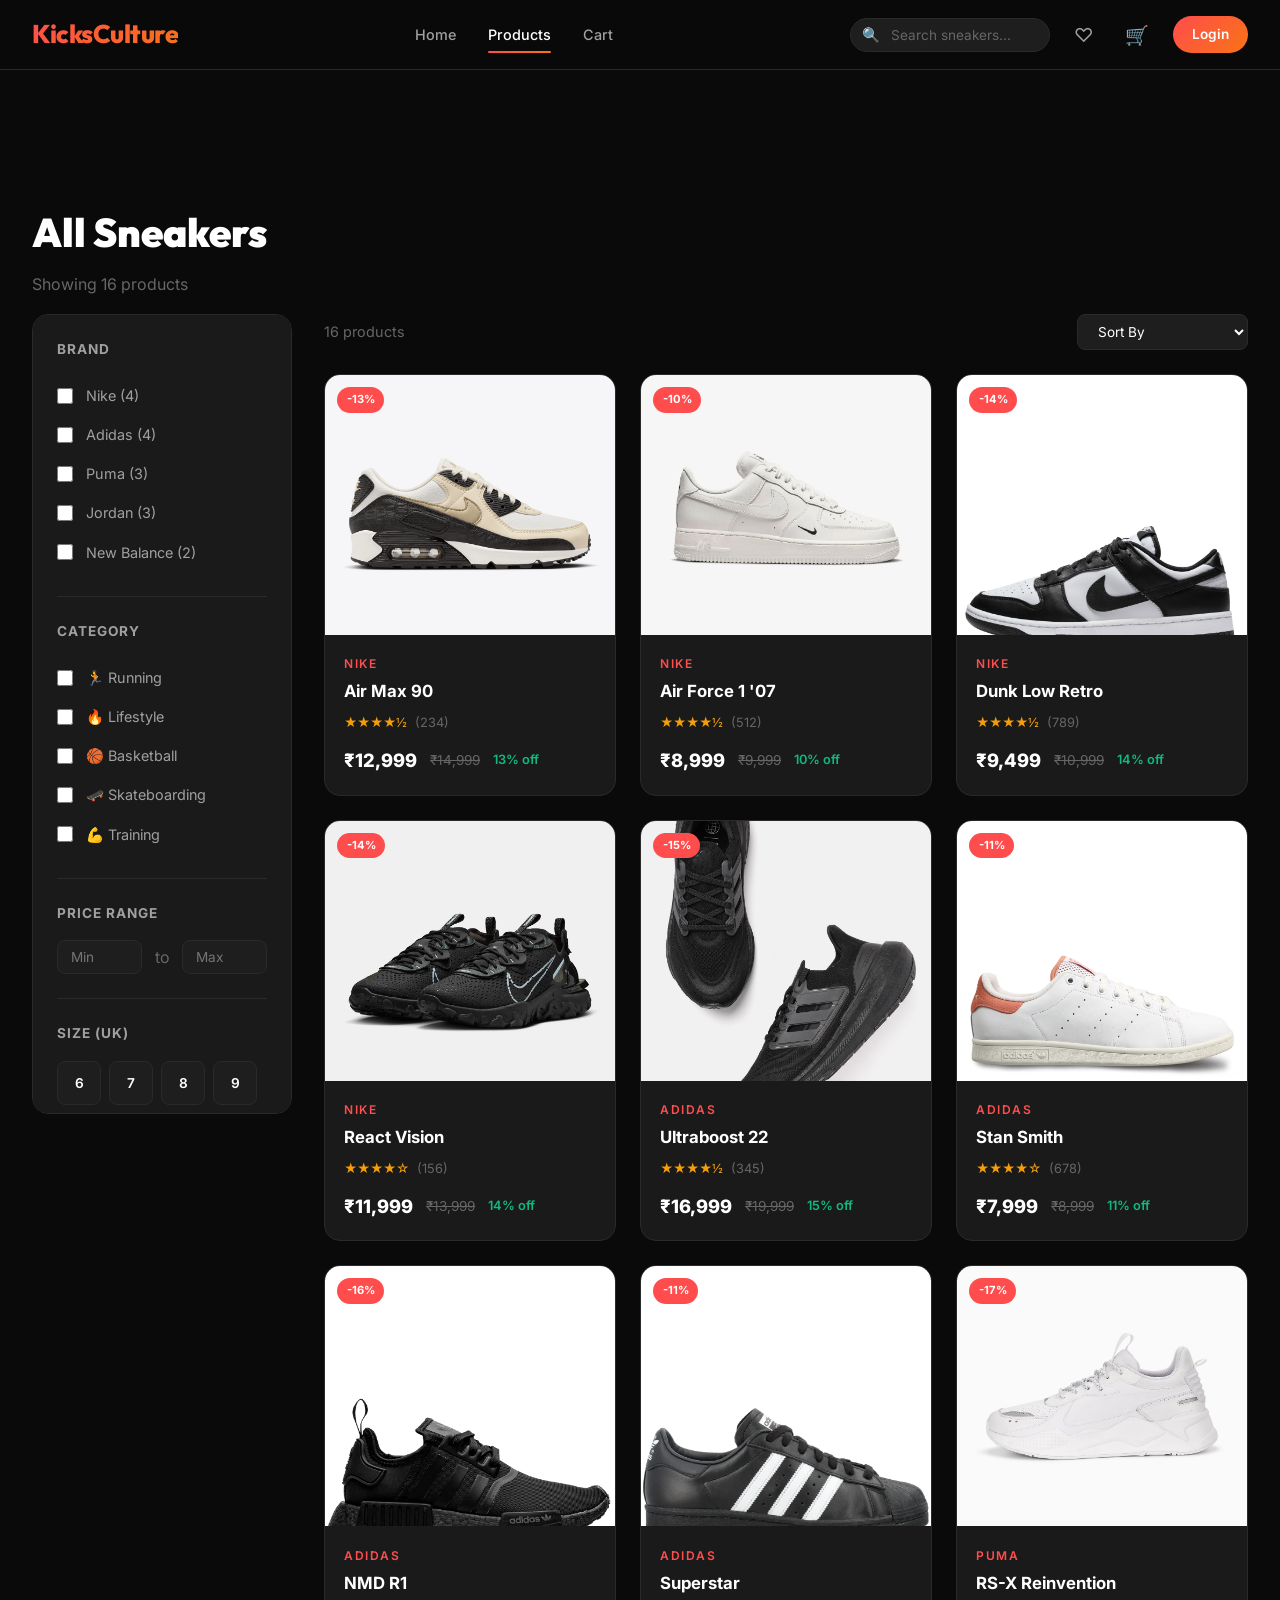
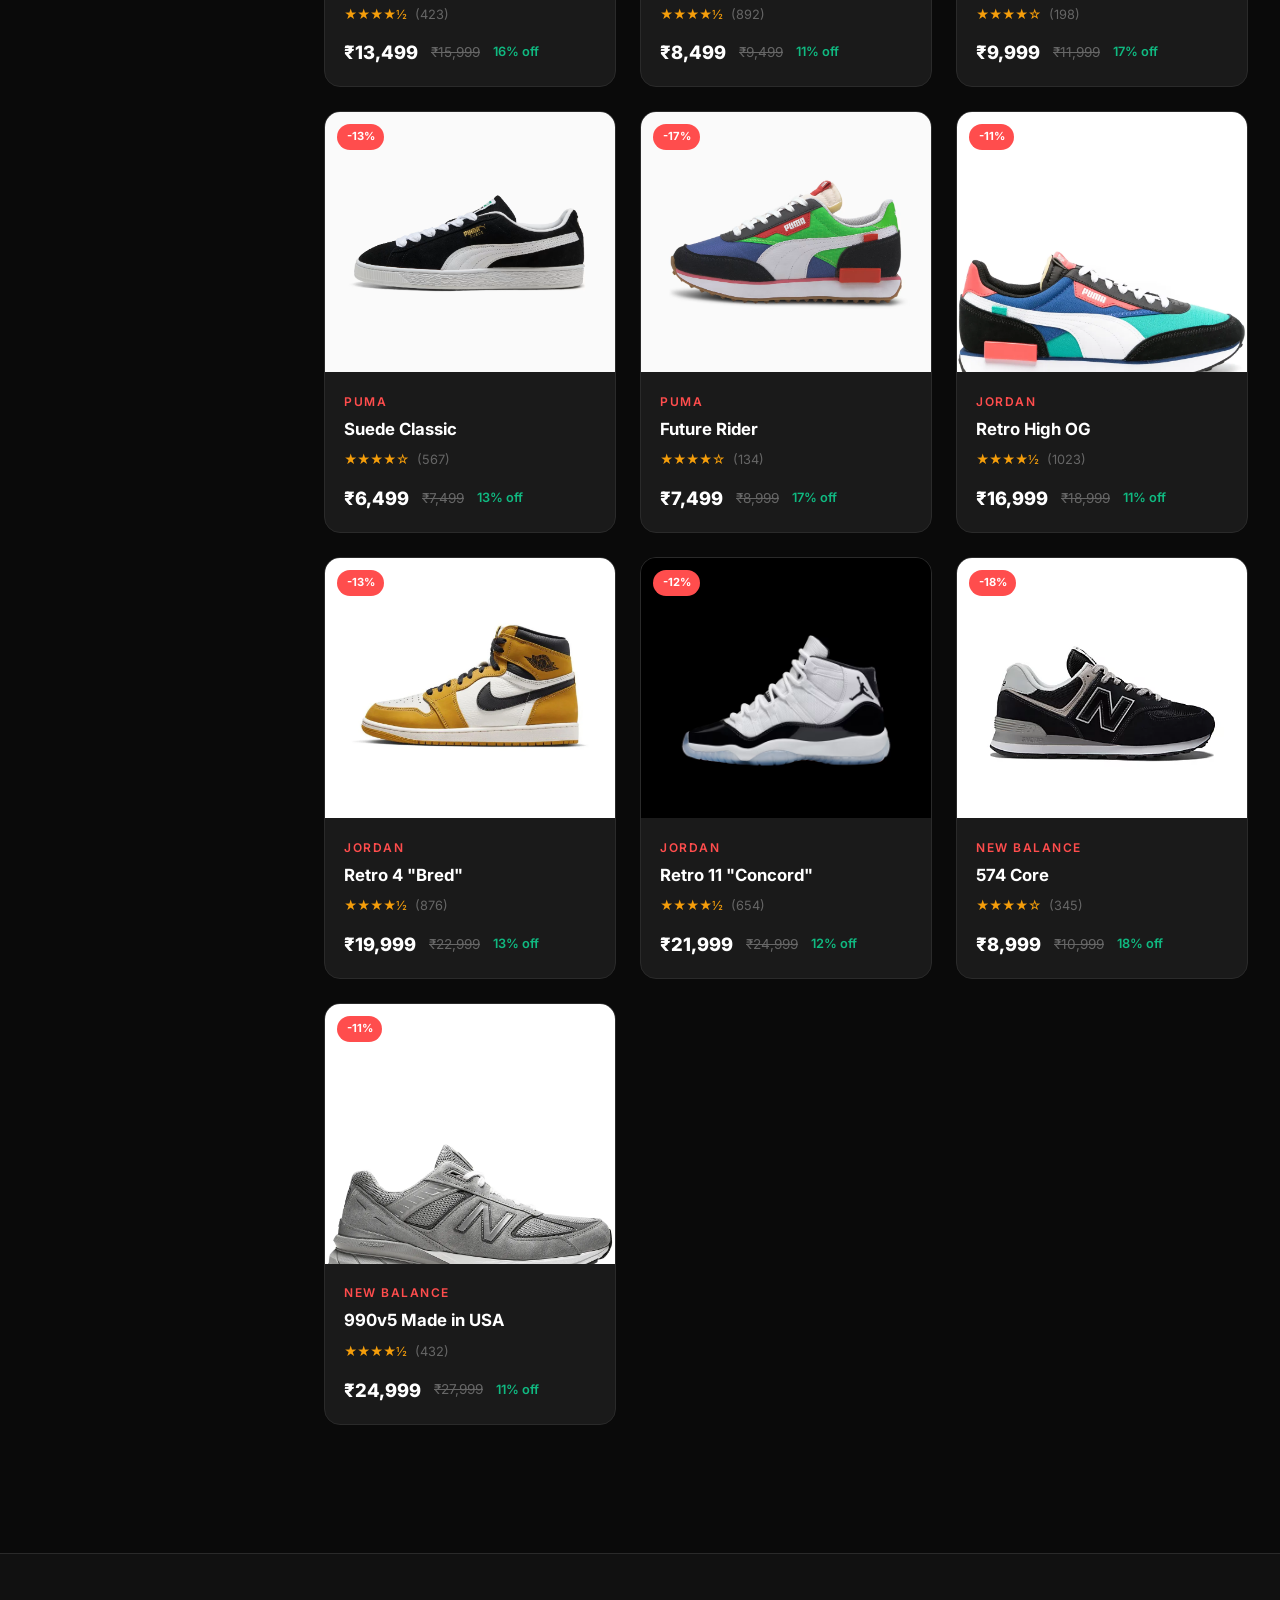
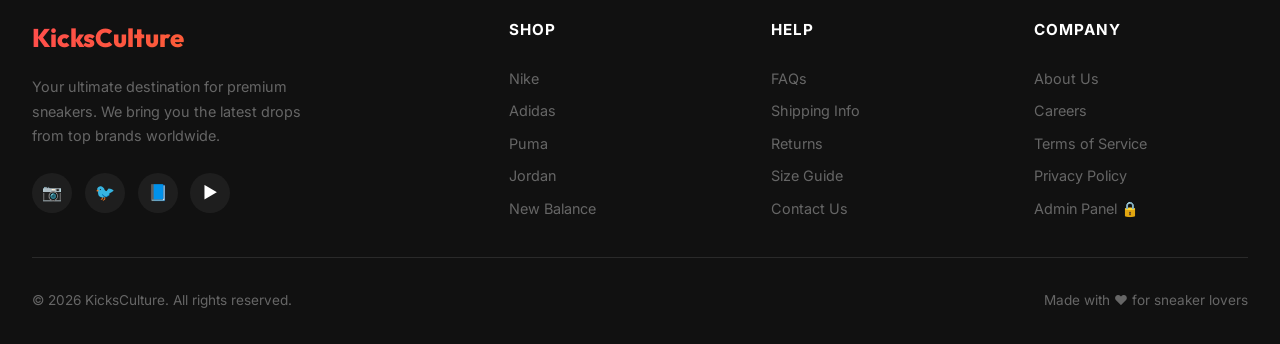
<file: products.html>
<!DOCTYPE html>
<html lang="en">
<head>
  <meta charset="UTF-8">
  <meta name="viewport" content="width=device-width, initial-scale=1.0">
  <meta name="description" content="Browse our premium collection of sneakers. Filter by brand, price, and size.">
  <title>Products | KicksCulture</title>
  <link rel="stylesheet" href="css/style.css">
</head>
<body>
  <div class="products-page">
    <div class="page-title-section" style="padding:100px 0 1rem;">
      <h1>All <span class="accent">Sneakers</span></h1>
      <p class="subtitle" id="resultsInfo">Showing all products</p>
    </div>
    <div class="products-layout">
      <!-- Filters Sidebar -->
      <aside class="filters-sidebar" id="filtersSidebar">
        <div class="filter-group">
          <h3>Brand</h3>
          <div id="brandFilters"></div>
        </div>
        <div class="filter-group">
          <h3>Category</h3>
          <div id="categoryFilters"></div>
        </div>
        <div class="filter-group">
          <h3>Price Range</h3>
          <div class="price-range-inputs">
            <input type="number" id="minPrice" placeholder="Min" min="0">
            <span>to</span>
            <input type="number" id="maxPrice" placeholder="Max" min="0">
          </div>
        </div>
        <div class="filter-group">
          <h3>Size (UK)</h3>
          <div class="size-selector" id="sizeFilters"></div>
        </div>
        <button class="btn-primary" style="width:100%;justify-content:center;margin-top:0.5rem;" onclick="applyFilters()">Apply Filters</button>
        <button class="btn-secondary" style="width:100%;justify-content:center;margin-top:0.5rem;" onclick="clearFilters()">Clear All</button>
      </aside>

      <!-- Products Area -->
      <div>
        <div class="products-header">
          <span class="results-count" id="resultsCount">16 products</span>
          <select id="sortSelect" onchange="applyFilters()">
            <option value="">Sort By</option>
            <option value="price-low">Price: Low to High</option>
            <option value="price-high">Price: High to Low</option>
            <option value="rating">Top Rated</option>
            <option value="popular">Most Popular</option>
            <option value="newest">Newest</option>
          </select>
        </div>
        <div class="products-grid" id="productsGrid"></div>
      </div>
    </div>
  </div>

  <script src="js/data.js"></script>
  <script src="js/app.js"></script>
  <script src="js/cart.js"></script>
  <script>
    let activeFilters = { brand: null, category: null, minPrice: null, maxPrice: null, size: null, search: null };

    document.addEventListener('DOMContentLoaded', () => {
      // Parse URL params
      const params = new URLSearchParams(window.location.search);
      if (params.get('brand')) activeFilters.brand = params.get('brand');
      if (params.get('search')) activeFilters.search = params.get('search');
      if (params.get('category')) activeFilters.category = params.get('category');

      renderFilters();
      applyFilters();

      // If search from URL, fill the nav search
      if (activeFilters.search) {
        const navSearch = document.getElementById('navSearchInput');
        if (navSearch) navSearch.value = activeFilters.search;
      }
    });

    function renderFilters() {
      // Brand filters
      const brandContainer = document.getElementById('brandFilters');
      brandContainer.innerHTML = BRANDS.map(b => `
        <div class="filter-option">
          <input type="checkbox" id="brand-${b.id}" value="${b.id}" ${activeFilters.brand === b.id ? 'checked' : ''}>
          <label for="brand-${b.id}">${b.name} (${getProductsByBrand(b.id).length})</label>
        </div>`).join('');

      // Category filters
      const catContainer = document.getElementById('categoryFilters');
      catContainer.innerHTML = CATEGORIES.map(c => `
        <div class="filter-option">
          <input type="checkbox" id="cat-${c.id}" value="${c.id}" ${activeFilters.category === c.id ? 'checked' : ''}>
          <label for="cat-${c.id}">${c.icon} ${c.name}</label>
        </div>`).join('');

      // Size filters
      const sizes = [6, 7, 8, 9, 10, 11, 12];
      const sizeContainer = document.getElementById('sizeFilters');
      sizeContainer.innerHTML = sizes.map(s => `
        <button class="size-btn" data-size="${s}" onclick="toggleSizeFilter(this)">${s}</button>`).join('');

      // Price inputs
      if (activeFilters.minPrice) document.getElementById('minPrice').value = activeFilters.minPrice;
      if (activeFilters.maxPrice) document.getElementById('maxPrice').value = activeFilters.maxPrice;
    }

    function toggleSizeFilter(btn) {
      btn.classList.toggle('selected');
    }

    function applyFilters() {
      // Gather brand filters
      const checkedBrands = [...document.querySelectorAll('#brandFilters input:checked')].map(i => i.value);
      const checkedCats = [...document.querySelectorAll('#categoryFilters input:checked')].map(i => i.value);
      const selectedSize = document.querySelector('#sizeFilters .size-btn.selected');
      const minPrice = document.getElementById('minPrice').value;
      const maxPrice = document.getElementById('maxPrice').value;
      const sortBy = document.getElementById('sortSelect').value;

      let filtered = PRODUCTS;

      // Apply brand filter
      if (checkedBrands.length > 0) {
        filtered = filtered.filter(p => checkedBrands.includes(p.brand));
      }

      // Apply category filter
      if (checkedCats.length > 0) {
        filtered = filtered.filter(p => checkedCats.includes(p.category));
      }

      // Apply size filter
      if (selectedSize) {
        const size = parseInt(selectedSize.dataset.size);
        filtered = filtered.filter(p => p.sizes.includes(size));
      }

      // Apply price filter
      if (minPrice) filtered = filtered.filter(p => p.price >= parseInt(minPrice));
      if (maxPrice) filtered = filtered.filter(p => p.price <= parseInt(maxPrice));

      // Apply search
      if (activeFilters.search) {
        const q = activeFilters.search.toLowerCase();
        filtered = filtered.filter(p => {
          const brandName = getProductBrandName(p).toLowerCase();
          return p.name.toLowerCase().includes(q) || brandName.includes(q) || p.description.toLowerCase().includes(q);
        });
      }

      // Sort
      if (sortBy) filtered = sortProducts(filtered, sortBy);

      // Render
      const grid = document.getElementById('productsGrid');
      const countEl = document.getElementById('resultsCount');
      const infoEl = document.getElementById('resultsInfo');

      if (filtered.length === 0) {
        grid.innerHTML = '<div class="empty-cart" style="grid-column:1/-1;"><div class="icon">🔍</div><h2>No sneakers found</h2><p>Try adjusting your filters</p></div>';
      } else {
        grid.innerHTML = filtered.map(p => renderProductCard(p)).join('');
      }
      countEl.textContent = `${filtered.length} product${filtered.length !== 1 ? 's' : ''}`;
      
      let infoText = `Showing ${filtered.length} product${filtered.length !== 1 ? 's' : ''}`;
      if (activeFilters.search) infoText += ` for "${activeFilters.search}"`;
      infoEl.textContent = infoText;
    }

    function clearFilters() {
      activeFilters = { brand: null, category: null, minPrice: null, maxPrice: null, size: null, search: null };
      document.querySelectorAll('.filters-sidebar input[type="checkbox"]').forEach(i => i.checked = false);
      document.querySelectorAll('.size-btn.selected').forEach(b => b.classList.remove('selected'));
      document.getElementById('minPrice').value = '';
      document.getElementById('maxPrice').value = '';
      document.getElementById('sortSelect').value = '';
      applyFilters();
    }
  </script>
</body>
</html>
</file>
<file: css/style.css>
/* ============================================================
   KicksCulture - Premium Sneaker Store Styles
   ============================================================ */
@import url('https://fonts.googleapis.com/css2?family=Inter:wght@300;400;500;600;700;800;900&family=Outfit:wght@400;500;600;700;800&display=swap');

/* ── CSS Variables ─────────────────────────────────────────── */
:root {
  --bg-primary: #0a0a0a;
  --bg-secondary: #111111;
  --bg-card: #1a1a1a;
  --bg-card-hover: #222222;
  --surface: #1e1e1e;
  --border: #2a2a2a;
  --border-light: #333333;
  --text-primary: #ffffff;
  --text-secondary: #a0a0a0;
  --text-muted: #666666;
  --accent-primary: #ff4d4d;
  --accent-secondary: #7c3aed;
  --accent-gradient: linear-gradient(135deg, #ff4d4d, #f97316);
  --success: #10b981;
  --warning: #f59e0b;
  --error: #ef4444;
  --info: #3b82f6;
  --font-primary: 'Inter', sans-serif;
  --font-display: 'Outfit', sans-serif;
  --shadow-sm: 0 2px 8px rgba(0,0,0,0.3);
  --shadow-md: 0 4px 16px rgba(0,0,0,0.4);
  --shadow-lg: 0 8px 32px rgba(0,0,0,0.5);
  --shadow-glow: 0 0 30px rgba(255,77,77,0.15);
  --radius-sm: 8px;
  --radius-md: 12px;
  --radius-lg: 16px;
  --radius-xl: 24px;
  --transition: all 0.3s cubic-bezier(0.4, 0, 0.2, 1);
  --transition-fast: all 0.15s ease;
}

/* ── Reset & Base ──────────────────────────────────────────── */
*, *::before, *::after { box-sizing: border-box; margin: 0; padding: 0; }
html { scroll-behavior: smooth; font-size: 16px; }
body {
  font-family: var(--font-primary);
  background: var(--bg-primary);
  color: var(--text-primary);
  line-height: 1.6;
  overflow-x: hidden;
  -webkit-font-smoothing: antialiased;
}
a { text-decoration: none; color: inherit; transition: var(--transition); }
ul, ol { list-style: none; }
img { max-width: 100%; display: block; }
button { cursor: pointer; border: none; outline: none; font-family: inherit; }
input, select, textarea { font-family: inherit; outline: none; }

/* ── Scrollbar ─────────────────────────────────────────────── */
::-webkit-scrollbar { width: 8px; }
::-webkit-scrollbar-track { background: var(--bg-primary); }
::-webkit-scrollbar-thumb { background: var(--border-light); border-radius: 4px; }
::-webkit-scrollbar-thumb:hover { background: var(--text-muted); }

/* ── Loading Screen ────────────────────────────────────────── */
.loading-screen {
  position: fixed; inset: 0; background: var(--bg-primary);
  display: flex; align-items: center; justify-content: center;
  z-index: 10000; transition: opacity 0.5s ease;
}
.loading-screen.hide { opacity: 0; pointer-events: none; }
.loader {
  width: 50px; height: 50px; border: 3px solid var(--border);
  border-top-color: var(--accent-primary); border-radius: 50%;
  animation: spin 0.8s linear infinite;
}
@keyframes spin { to { transform: rotate(360deg); } }

/* ── Navbar ────────────────────────────────────────────────── */
.navbar {
  position: fixed; top: 0; left: 0; right: 0; z-index: 1000;
  background: rgba(10,10,10,0.85); backdrop-filter: blur(20px);
  border-bottom: 1px solid var(--border);
  padding: 0 2rem; height: 70px;
  display: flex; align-items: center; justify-content: space-between;
  transition: var(--transition);
}
.navbar.scrolled { background: rgba(10,10,10,0.95); box-shadow: var(--shadow-md); }
.nav-logo {
  font-family: var(--font-display); font-size: 1.6rem; font-weight: 800;
  background: var(--accent-gradient); -webkit-background-clip: text;
  -webkit-text-fill-color: transparent; background-clip: text;
  letter-spacing: -0.5px;
}
.nav-links { display: flex; gap: 2rem; align-items: center; }
.nav-links a {
  font-size: 0.9rem; font-weight: 500; color: var(--text-secondary);
  position: relative; padding: 0.3rem 0;
}
.nav-links a::after {
  content: ''; position: absolute; bottom: -2px; left: 0; width: 0; height: 2px;
  background: var(--accent-gradient); transition: var(--transition); border-radius: 2px;
}
.nav-links a:hover, .nav-links a.active { color: var(--text-primary); }
.nav-links a:hover::after, .nav-links a.active::after { width: 100%; }
.nav-actions { display: flex; align-items: center; gap: 1rem; }
.nav-search {
  position: relative; display: flex; align-items: center;
}
.nav-search input {
  background: var(--surface); border: 1px solid var(--border);
  color: var(--text-primary); padding: 0.5rem 1rem 0.5rem 2.5rem;
  border-radius: 50px; font-size: 0.85rem; width: 200px;
  transition: var(--transition);
}
.nav-search input:focus { border-color: var(--accent-primary); width: 260px; }
.nav-search input::placeholder { color: var(--text-muted); }
.nav-search .search-icon {
  position: absolute; left: 0.8rem; color: var(--text-muted); font-size: 0.9rem;
}
.nav-btn {
  background: transparent; color: var(--text-secondary); font-size: 1.2rem;
  padding: 0.5rem; border-radius: var(--radius-sm); position: relative;
  transition: var(--transition);
}
.nav-btn:hover { color: var(--text-primary); background: var(--surface); }
.nav-btn .badge {
  position: absolute; top: -2px; right: -2px; background: var(--accent-primary);
  color: white; font-size: 0.65rem; font-weight: 700; width: 18px; height: 18px;
  border-radius: 50%; display: flex; align-items: center; justify-content: center;
}
.nav-auth-btn {
  background: var(--accent-gradient); color: white; padding: 0.5rem 1.2rem;
  border-radius: 50px; font-size: 0.85rem; font-weight: 600;
  transition: var(--transition);
}
.nav-auth-btn:hover { transform: translateY(-1px); box-shadow: var(--shadow-glow); }

/* Mobile menu */
.nav-toggle { display: none; flex-direction: column; gap: 5px; cursor: pointer; padding: 5px; }
.nav-toggle span { width: 24px; height: 2px; background: var(--text-primary); transition: var(--transition); border-radius: 2px; }

/* ── Hero Section ──────────────────────────────────────────── */
.hero {
  min-height: 100vh; display: flex; align-items: center;
  padding: 100px 2rem 60px; position: relative; overflow: hidden;
}
.hero::before {
  content: ''; position: absolute; inset: 0;
  background: radial-gradient(circle at 70% 50%, rgba(255,77,77,0.08) 0%, transparent 60%),
              radial-gradient(circle at 30% 80%, rgba(124,58,237,0.06) 0%, transparent 50%);
}
.hero-content { max-width: 1400px; margin: 0 auto; width: 100%; display: grid; grid-template-columns: 1fr 1fr; gap: 4rem; align-items: center; position: relative; z-index: 1; }
.hero-text h1 {
  font-family: var(--font-display); font-size: 4rem; font-weight: 900;
  line-height: 1.1; margin-bottom: 1.5rem;
}
.hero-text h1 .gradient-text {
  background: var(--accent-gradient); -webkit-background-clip: text;
  -webkit-text-fill-color: transparent; background-clip: text;
}
.hero-text p { color: var(--text-secondary); font-size: 1.1rem; margin-bottom: 2rem; max-width: 500px; }
.hero-buttons { display: flex; gap: 1rem; flex-wrap: wrap; }
.btn-primary {
  background: var(--accent-gradient); color: white; padding: 0.9rem 2rem;
  border-radius: 50px; font-weight: 600; font-size: 0.95rem;
  transition: var(--transition); display: inline-flex; align-items: center; gap: 0.5rem;
}
.btn-primary:hover { transform: translateY(-2px); box-shadow: 0 8px 25px rgba(255,77,77,0.3); }
.btn-secondary {
  background: transparent; color: var(--text-primary); padding: 0.9rem 2rem;
  border-radius: 50px; font-weight: 600; font-size: 0.95rem;
  border: 1px solid var(--border-light); transition: var(--transition);
  display: inline-flex; align-items: center; gap: 0.5rem;
}
.btn-secondary:hover { background: var(--surface); border-color: var(--text-muted); }
.hero-image { position: relative; display: flex; justify-content: center; }
.hero-image img {
  max-width: 100%; height: auto; filter: drop-shadow(0 20px 40px rgba(0,0,0,0.5));
  animation: float 6s ease-in-out infinite;
}
@keyframes float {
  0%, 100% { transform: translateY(0px) rotate(-2deg); }
  50% { transform: translateY(-20px) rotate(2deg); }
}
.hero-stats {
  display: flex; gap: 3rem; margin-top: 3rem;
}
.hero-stat h3 { font-family: var(--font-display); font-size: 2rem; font-weight: 800; }
.hero-stat h3 span { color: var(--accent-primary); }
.hero-stat p { color: var(--text-muted); font-size: 0.85rem; text-transform: uppercase; letter-spacing: 1px; }

/* ── Section Styles ────────────────────────────────────────── */
.section { padding: 5rem 2rem; max-width: 1400px; margin: 0 auto; }
.section-header {
  display: flex; justify-content: space-between; align-items: center;
  margin-bottom: 2.5rem; flex-wrap: wrap; gap: 1rem;
}
.section-title {
  font-family: var(--font-display); font-size: 2rem; font-weight: 800;
}
.section-title .accent { color: var(--accent-primary); }
.section-link {
  color: var(--accent-primary); font-weight: 600; font-size: 0.9rem;
  display: flex; align-items: center; gap: 0.3rem;
}
.section-link:hover { gap: 0.6rem; }

/* ── Brand Cards ───────────────────────────────────────────── */
.brands-grid {
  display: grid; grid-template-columns: repeat(5, 1fr); gap: 1.2rem;
}
.brand-card {
  background: var(--bg-card); border: 1px solid var(--border);
  border-radius: var(--radius-lg); padding: 2rem 1rem;
  text-align: center; cursor: pointer; transition: var(--transition);
  position: relative; overflow: hidden;
}
.brand-card::before {
  content: ''; position: absolute; inset: 0;
  background: radial-gradient(circle at center, var(--brand-color, rgba(255,77,77,0.05)), transparent 70%);
  opacity: 0; transition: var(--transition);
}
.brand-card:hover { transform: translateY(-4px); border-color: var(--border-light); }
.brand-card:hover::before { opacity: 1; }
.brand-card .brand-icon {
  font-size: 2rem; margin-bottom: 0.8rem; position: relative;
}
.brand-card .brand-name {
  font-weight: 600; font-size: 0.95rem; position: relative;
}
.brand-card .brand-count {
  color: var(--text-muted); font-size: 0.8rem; margin-top: 0.3rem; position: relative;
}

/* ── Product Grid ──────────────────────────────────────────── */
.products-grid {
  display: grid; grid-template-columns: repeat(auto-fill, minmax(280px, 1fr));
  gap: 1.5rem;
}
.product-card {
  background: var(--bg-card); border: 1px solid var(--border);
  border-radius: var(--radius-lg); overflow: hidden;
  transition: var(--transition); cursor: pointer; position: relative;
}
.product-card:hover { transform: translateY(-6px); border-color: var(--border-light); box-shadow: var(--shadow-lg); }
.product-card-image {
  height: 260px; position: relative; overflow: hidden;
  display: flex; align-items: center; justify-content: center;
  background: var(--bg-card);
}
.product-card-image .product-img { width: 100%; height: 100%; object-fit: cover; transition: var(--transition); }
.product-card:hover .product-img { transform: scale(1.08); }
.product-card-badge {
  position: absolute; top: 12px; left: 12px;
  background: var(--accent-primary); color: white; padding: 0.25rem 0.6rem;
  border-radius: 50px; font-size: 0.7rem; font-weight: 700;
}
.product-card-actions {
  position: absolute; top: 12px; right: 12px;
  display: flex; flex-direction: column; gap: 0.5rem;
  opacity: 0; transform: translateX(10px); transition: var(--transition);
}
.product-card:hover .product-card-actions { opacity: 1; transform: translateX(0); }
.product-card-action-btn {
  background: rgba(0,0,0,0.6); backdrop-filter: blur(10px);
  color: white; width: 36px; height: 36px; border-radius: 50%;
  display: flex; align-items: center; justify-content: center;
  font-size: 0.85rem; transition: var(--transition);
}
.product-card-action-btn:hover { background: var(--accent-primary); }
.product-card-action-btn.wishlisted { background: var(--accent-primary); }
.product-card-info { padding: 1.2rem; }
.product-card-brand {
  font-size: 0.75rem; font-weight: 600; text-transform: uppercase;
  letter-spacing: 1.5px; color: var(--accent-primary); margin-bottom: 0.3rem;
}
.product-card-name { font-weight: 700; font-size: 1.05rem; margin-bottom: 0.5rem; }
.product-card-rating { display: flex; align-items: center; gap: 0.5rem; margin-bottom: 0.8rem; }
.product-card-rating .stars { color: var(--warning); font-size: 0.8rem; }
.product-card-rating .count { color: var(--text-muted); font-size: 0.8rem; }
.product-card-price { display: flex; align-items: center; gap: 0.8rem; }
.product-card-price .current { font-weight: 800; font-size: 1.15rem; }
.product-card-price .original { color: var(--text-muted); text-decoration: line-through; font-size: 0.85rem; }
.product-card-price .discount { color: var(--success); font-weight: 600; font-size: 0.8rem; }

/* ── Quick View Modal ──────────────────────────────────────── */
.modal-overlay {
  position: fixed; inset: 0; background: rgba(0,0,0,0.7);
  backdrop-filter: blur(5px); z-index: 5000;
  display: flex; align-items: center; justify-content: center;
  opacity: 0; pointer-events: none; transition: var(--transition);
  padding: 2rem;
}
.modal-overlay.active { opacity: 1; pointer-events: all; }
.modal {
  background: var(--bg-secondary); border: 1px solid var(--border);
  border-radius: var(--radius-xl); max-width: 900px; width: 100%;
  max-height: 90vh; overflow-y: auto; position: relative;
  transform: scale(0.9) translateY(20px); transition: var(--transition);
}
.modal-overlay.active .modal { transform: scale(1) translateY(0); }
.modal-close {
  position: absolute; top: 1rem; right: 1rem; background: var(--surface);
  color: var(--text-primary); width: 40px; height: 40px; border-radius: 50%;
  display: flex; align-items: center; justify-content: center;
  font-size: 1.2rem; z-index: 10; transition: var(--transition);
}
.modal-close:hover { background: var(--accent-primary); }
.modal-body { display: grid; grid-template-columns: 1fr 1fr; }
.modal-image {
  height: 400px; display: flex; align-items: center; justify-content: center;
  border-radius: var(--radius-xl) 0 0 var(--radius-xl); overflow: hidden;
  background: var(--bg-card);
}
.modal-image .product-img { width: 100%; height: 100%; object-fit: cover; }
.modal-details { padding: 2rem; display: flex; flex-direction: column; gap: 1rem; }
.modal-brand { font-size: 0.8rem; font-weight: 600; text-transform: uppercase; letter-spacing: 2px; color: var(--accent-primary); }
.modal-name { font-family: var(--font-display); font-size: 1.6rem; font-weight: 800; }
.modal-desc { color: var(--text-secondary); font-size: 0.9rem; line-height: 1.7; }
.modal-price-row { display: flex; align-items: center; gap: 1rem; }
.modal-price { font-size: 1.5rem; font-weight: 800; }
.modal-original-price { color: var(--text-muted); text-decoration: line-through; }

/* Size selector */
.size-selector { display: flex; flex-wrap: wrap; gap: 0.5rem; }
.size-btn {
  width: 44px; height: 44px; border-radius: var(--radius-sm);
  background: var(--surface); border: 1px solid var(--border);
  color: var(--text-primary); font-weight: 600; font-size: 0.85rem;
  display: flex; align-items: center; justify-content: center;
  transition: var(--transition);
}
.size-btn:hover { border-color: var(--accent-primary); }
.size-btn.selected { background: var(--accent-primary); border-color: var(--accent-primary); }
.size-btn.out-of-stock { opacity: 0.3; cursor: not-allowed; }

/* ── Product Detail Page ───────────────────────────────────── */
.product-detail {
  padding: 100px 2rem 4rem; max-width: 1400px; margin: 0 auto;
  display: grid; grid-template-columns: 1fr 1fr; gap: 4rem; align-items: start;
}
.product-gallery {
  position: sticky; top: 90px;
  background: var(--bg-card); border-radius: var(--radius-xl);
  border: 1px solid var(--border); overflow: hidden;
  height: 500px; display: flex; align-items: center; justify-content: center;
}
.product-gallery .product-img { width: 100%; height: 100%; object-fit: cover; }
.product-info { padding: 1rem 0; }
.product-info .breadcrumb {
  display: flex; align-items: center; gap: 0.5rem;
  color: var(--text-muted); font-size: 0.85rem; margin-bottom: 1.5rem;
}
.product-info .breadcrumb a:hover { color: var(--accent-primary); }
.product-info .brand-tag {
  display: inline-block; background: var(--surface); padding: 0.3rem 0.8rem;
  border-radius: 50px; font-size: 0.75rem; font-weight: 600;
  text-transform: uppercase; letter-spacing: 1.5px; color: var(--accent-primary);
  margin-bottom: 1rem;
}
.product-info .product-title {
  font-family: var(--font-display); font-size: 2.5rem; font-weight: 900;
  margin-bottom: 1rem; line-height: 1.2;
}
.product-info .rating-row {
  display: flex; align-items: center; gap: 1rem; margin-bottom: 1.5rem;
}
.product-info .rating-row .stars { color: var(--warning); }
.product-info .rating-row .text { color: var(--text-muted); font-size: 0.9rem; }
.product-info .price-section {
  display: flex; align-items: baseline; gap: 1rem; margin-bottom: 1.5rem;
}
.product-info .price-section .current-price {
  font-size: 2rem; font-weight: 900; font-family: var(--font-display);
}
.product-info .price-section .original-price {
  color: var(--text-muted); text-decoration: line-through; font-size: 1.1rem;
}
.product-info .price-section .discount-badge {
  background: rgba(16,185,129,0.1); color: var(--success); padding: 0.3rem 0.8rem;
  border-radius: 50px; font-size: 0.8rem; font-weight: 600;
}
.product-info .description {
  color: var(--text-secondary); line-height: 1.8; margin-bottom: 2rem;
  font-size: 0.95rem;
}
.product-info .stock-status {
  display: flex; align-items: center; gap: 0.5rem; margin-bottom: 1.5rem;
  font-weight: 600; font-size: 0.9rem;
}
.stock-status.in-stock { color: var(--success); }
.stock-status.low-stock { color: var(--warning); }
.stock-status.out-of-stock { color: var(--error); }
.stock-dot {
  width: 8px; height: 8px; border-radius: 50%; background: currentColor;
  animation: pulse 2s ease-in-out infinite;
}
@keyframes pulse { 0%, 100% { opacity: 1; } 50% { opacity: 0.4; } }

.product-info .size-section { margin-bottom: 2rem; }
.product-info .size-section label {
  display: block; font-weight: 600; margin-bottom: 0.8rem; font-size: 0.9rem;
}
.action-buttons { display: flex; gap: 1rem; margin-bottom: 2rem; }
.btn-add-cart {
  flex: 1; background: var(--accent-gradient); color: white;
  padding: 1rem 2rem; border-radius: var(--radius-md); font-weight: 700;
  font-size: 1rem; transition: var(--transition);
  display: flex; align-items: center; justify-content: center; gap: 0.5rem;
}
.btn-add-cart:hover { transform: translateY(-2px); box-shadow: var(--shadow-glow); }
.btn-wishlist {
  background: var(--surface); border: 1px solid var(--border); color: var(--text-primary);
  padding: 1rem 1.5rem; border-radius: var(--radius-md); font-size: 1.2rem;
  transition: var(--transition);
}
.btn-wishlist:hover { border-color: var(--accent-primary); color: var(--accent-primary); }
.btn-wishlist.wishlisted { color: var(--accent-primary); background: rgba(255,77,77,0.1); border-color: var(--accent-primary); }

/* ── Filters Sidebar ───────────────────────────────────────── */
.products-page { padding: 100px 2rem 4rem; max-width: 1400px; margin: 0 auto; }
.products-layout { display: grid; grid-template-columns: 260px 1fr; gap: 2rem; }
.filters-sidebar {
  background: var(--bg-card); border: 1px solid var(--border);
  border-radius: var(--radius-lg); padding: 1.5rem; position: sticky;
  top: 90px; height: fit-content; max-height: calc(100vh - 100px); overflow-y: auto;
}
.filter-group { margin-bottom: 1.5rem; padding-bottom: 1.5rem; border-bottom: 1px solid var(--border); }
.filter-group:last-child { border-bottom: none; margin-bottom: 0; padding-bottom: 0; }
.filter-group h3 {
  font-size: 0.85rem; font-weight: 700; text-transform: uppercase;
  letter-spacing: 1px; margin-bottom: 1rem; color: var(--text-secondary);
}
.filter-option {
  display: flex; align-items: center; gap: 0.8rem; padding: 0.5rem 0;
  cursor: pointer; color: var(--text-secondary); transition: var(--transition);
}
.filter-option:hover { color: var(--text-primary); }
.filter-option input[type="checkbox"], .filter-option input[type="radio"] {
  accent-color: var(--accent-primary); width: 16px; height: 16px;
}
.filter-option label { cursor: pointer; font-size: 0.9rem; }
.price-range-inputs { display: flex; gap: 0.8rem; align-items: center; }
.price-range-inputs input {
  width: 100%; background: var(--surface); border: 1px solid var(--border);
  color: var(--text-primary); padding: 0.5rem 0.8rem; border-radius: var(--radius-sm);
  font-size: 0.85rem;
}
.price-range-inputs span { color: var(--text-muted); }
.products-header {
  display: flex; justify-content: space-between; align-items: center;
  margin-bottom: 1.5rem; flex-wrap: wrap; gap: 1rem;
}
.products-header .results-count { color: var(--text-muted); font-size: 0.9rem; }
.products-header select {
  background: var(--surface); border: 1px solid var(--border);
  color: var(--text-primary); padding: 0.5rem 1rem; border-radius: var(--radius-sm);
  font-size: 0.85rem;
}

/* ── Cart Page ─────────────────────────────────────────────── */
.cart-page { padding: 100px 2rem 4rem; max-width: 1200px; margin: 0 auto; }
.cart-layout { display: grid; grid-template-columns: 1fr 380px; gap: 2rem; align-items: start; }
.cart-items { display: flex; flex-direction: column; gap: 1rem; }
.cart-item {
  background: var(--bg-card); border: 1px solid var(--border);
  border-radius: var(--radius-lg); padding: 1.2rem;
  display: grid; grid-template-columns: 100px 1fr auto; gap: 1.5rem; align-items: center;
  transition: var(--transition);
}
.cart-item:hover { border-color: var(--border-light); }
.cart-item-image {
  width: 100px; height: 100px; border-radius: var(--radius-md);
  display: flex; align-items: center; justify-content: center; overflow: hidden;
  background: var(--bg-card);
}
.cart-item-image .product-img { width: 100%; height: 100%; object-fit: cover; }
.cart-item-details h3 { font-weight: 700; margin-bottom: 0.3rem; }
.cart-item-details .brand { color: var(--accent-primary); font-size: 0.8rem; font-weight: 600; text-transform: uppercase; letter-spacing: 1px; }
.cart-item-details .size { color: var(--text-muted); font-size: 0.85rem; margin-top: 0.3rem; }
.cart-item-right { text-align: right; display: flex; flex-direction: column; align-items: flex-end; gap: 0.8rem; }
.cart-item-right .price { font-weight: 800; font-size: 1.1rem; }
.qty-controls {
  display: flex; align-items: center; gap: 0; border: 1px solid var(--border);
  border-radius: var(--radius-sm); overflow: hidden;
}
.qty-btn {
  background: var(--surface); color: var(--text-primary); width: 32px; height: 32px;
  display: flex; align-items: center; justify-content: center; font-size: 1rem;
  transition: var(--transition);
}
.qty-btn:hover { background: var(--accent-primary); }
.qty-controls .qty { width: 40px; text-align: center; background: var(--bg-card); color: var(--text-primary); border: none; font-weight: 600; font-size: 0.9rem; height: 32px; border-left: 1px solid var(--border); border-right: 1px solid var(--border); }
.cart-item-remove {
  background: transparent; color: var(--text-muted); font-size: 0.8rem;
  transition: var(--transition); padding: 0.2rem 0;
}
.cart-item-remove:hover { color: var(--error); }

/* Cart Summary */
.cart-summary {
  background: var(--bg-card); border: 1px solid var(--border);
  border-radius: var(--radius-lg); padding: 1.5rem; position: sticky; top: 90px;
}
.cart-summary h2 {
  font-family: var(--font-display); font-size: 1.3rem; font-weight: 800;
  margin-bottom: 1.5rem; padding-bottom: 1rem; border-bottom: 1px solid var(--border);
}
.summary-row {
  display: flex; justify-content: space-between; padding: 0.5rem 0;
  font-size: 0.9rem;
}
.summary-row.total {
  font-weight: 800; font-size: 1.2rem; margin-top: 1rem;
  padding-top: 1rem; border-top: 1px solid var(--border);
}
.summary-row .label { color: var(--text-secondary); }
.summary-row.discount .value { color: var(--success); }
.btn-checkout {
  width: 100%; margin-top: 1.5rem; background: var(--accent-gradient);
  color: white; padding: 1rem; border-radius: var(--radius-md);
  font-weight: 700; font-size: 1rem; transition: var(--transition);
  display: flex; align-items: center; justify-content: center; gap: 0.5rem;
}
.btn-checkout:hover { transform: translateY(-2px); box-shadow: var(--shadow-glow); }
.empty-cart {
  text-align: center; padding: 4rem 2rem; grid-column: 1 / -1;
}
.empty-cart .icon { font-size: 4rem; margin-bottom: 1rem; opacity: 0.3; }
.empty-cart h2 { font-family: var(--font-display); margin-bottom: 0.5rem; }
.empty-cart p { color: var(--text-muted); margin-bottom: 2rem; }

/* ── Checkout Page ─────────────────────────────────────────── */
.checkout-page { padding: 100px 2rem 4rem; max-width: 1200px; margin: 0 auto; }
.checkout-layout { display: grid; grid-template-columns: 1fr 400px; gap: 2rem; align-items: start; }
.checkout-form {
  background: var(--bg-card); border: 1px solid var(--border);
  border-radius: var(--radius-lg); padding: 2rem;
}
.form-section { margin-bottom: 2rem; }
.form-section h3 {
  font-family: var(--font-display); font-size: 1.1rem; font-weight: 700;
  margin-bottom: 1.2rem; display: flex; align-items: center; gap: 0.5rem;
}
.form-section h3 .step-num {
  background: var(--accent-gradient); width: 28px; height: 28px;
  border-radius: 50%; display: flex; align-items: center; justify-content: center;
  font-size: 0.8rem; font-weight: 700;
}
.form-grid { display: grid; grid-template-columns: 1fr 1fr; gap: 1rem; }
.form-group { display: flex; flex-direction: column; gap: 0.4rem; }
.form-group.full-width { grid-column: 1/-1; }
.form-group label { font-size: 0.85rem; font-weight: 600; color: var(--text-secondary); }
.form-group input, .form-group select, .form-group textarea {
  background: var(--surface); border: 1px solid var(--border); color: var(--text-primary);
  padding: 0.75rem 1rem; border-radius: var(--radius-sm); font-size: 0.9rem;
  transition: var(--transition);
}
.form-group input:focus, .form-group select:focus, .form-group textarea:focus {
  border-color: var(--accent-primary); box-shadow: 0 0 0 3px rgba(255,77,77,0.1);
}
.form-group .error-msg { color: var(--error); font-size: 0.78rem; display: none; }
.form-group.has-error input, .form-group.has-error select { border-color: var(--error); }
.form-group.has-error .error-msg { display: block; }

/* Payment options */
.payment-options { display: flex; flex-direction: column; gap: 0.8rem; }
.payment-option {
  background: var(--surface); border: 2px solid var(--border);
  border-radius: var(--radius-md); padding: 1.2rem;
  cursor: pointer; transition: var(--transition);
  display: flex; align-items: center; gap: 1rem;
}
.payment-option:hover { border-color: var(--border-light); }
.payment-option.selected { border-color: var(--accent-primary); background: rgba(255,77,77,0.05); }
.payment-option input[type="radio"] { accent-color: var(--accent-primary); width: 18px; height: 18px; }
.payment-option .payment-info h4 { font-weight: 700; font-size: 0.95rem; }
.payment-option .payment-info p { color: var(--text-muted); font-size: 0.8rem; margin-top: 0.2rem; }

/* COD Popup */
.cod-popup {
  position: fixed; inset: 0; background: rgba(0,0,0,0.7); backdrop-filter: blur(5px);
  z-index: 6000; display: flex; align-items: center; justify-content: center;
  opacity: 0; pointer-events: none; transition: var(--transition);
}
.cod-popup.active { opacity: 1; pointer-events: all; }
.cod-popup-content {
  background: var(--bg-secondary); border: 1px solid var(--border);
  border-radius: var(--radius-xl); padding: 2.5rem; max-width: 450px;
  text-align: center; transform: scale(0.9); transition: var(--transition);
}
.cod-popup.active .cod-popup-content { transform: scale(1); }
.cod-popup-content .icon { font-size: 3rem; margin-bottom: 1rem; }
.cod-popup-content h3 { font-family: var(--font-display); font-size: 1.4rem; margin-bottom: 0.8rem; }
.cod-popup-content p { color: var(--text-secondary); font-size: 0.95rem; margin-bottom: 1.5rem; line-height: 1.6; }
.cod-popup-content .discount-highlight { color: var(--success); font-weight: 700; font-size: 1.1rem; }
.cod-popup-actions { display: flex; gap: 1rem; justify-content: center; flex-wrap: wrap; }

/* ── Order Confirmation ────────────────────────────────────── */
.confirmation-page {
  padding: 100px 2rem 4rem; max-width: 700px; margin: 0 auto; text-align: center;
}
.confirmation-card {
  background: var(--bg-card); border: 1px solid var(--border);
  border-radius: var(--radius-xl); padding: 3rem; margin-top: 2rem;
}
.confirmation-card .success-icon {
  width: 80px; height: 80px; background: rgba(16,185,129,0.1);
  border-radius: 50%; display: flex; align-items: center; justify-content: center;
  margin: 0 auto 1.5rem; font-size: 2.5rem;
  animation: scaleIn 0.5s cubic-bezier(0.175, 0.885, 0.32, 1.275);
}
@keyframes scaleIn { from { transform: scale(0); } to { transform: scale(1); } }
.confirmation-card h1 { font-family: var(--font-display); font-size: 2rem; margin-bottom: 0.5rem; color: var(--success); }
.confirmation-card .order-id { color: var(--text-muted); margin-bottom: 2rem; }
.order-summary-table { width: 100%; text-align: left; margin: 1.5rem 0; }
.order-summary-table th {
  color: var(--text-muted); font-size: 0.8rem; text-transform: uppercase;
  letter-spacing: 1px; padding: 0.8rem 0; border-bottom: 1px solid var(--border);
}
.order-summary-table td { padding: 0.8rem 0; border-bottom: 1px solid var(--border); font-size: 0.9rem; }

/* ── Auth Pages ────────────────────────────────────────────── */
.auth-page {
  min-height: 100vh; display: flex; align-items: center; justify-content: center;
  padding: 2rem; position: relative;
}
.auth-page::before {
  content: ''; position: absolute; inset: 0;
  background: radial-gradient(circle at 30% 30%, rgba(255,77,77,0.05) 0%, transparent 50%),
              radial-gradient(circle at 70% 70%, rgba(124,58,237,0.05) 0%, transparent 50%);
}
.auth-card {
  background: var(--bg-card); border: 1px solid var(--border);
  border-radius: var(--radius-xl); padding: 2.5rem; width: 100%; max-width: 440px;
  position: relative; z-index: 1;
}
.auth-card .auth-logo {
  font-family: var(--font-display); font-size: 1.8rem; font-weight: 800;
  background: var(--accent-gradient); -webkit-background-clip: text;
  -webkit-text-fill-color: transparent; text-align: center; margin-bottom: 0.5rem;
}
.auth-card .auth-subtitle { text-align: center; color: var(--text-muted); font-size: 0.9rem; margin-bottom: 2rem; }
.auth-tabs { display: flex; margin-bottom: 2rem; border-bottom: 1px solid var(--border); }
.auth-tab {
  flex: 1; padding: 0.8rem; text-align: center; font-weight: 600;
  color: var(--text-muted); background: transparent; font-size: 0.95rem;
  border-bottom: 2px solid transparent; transition: var(--transition);
}
.auth-tab.active { color: var(--text-primary); border-bottom-color: var(--accent-primary); }
.auth-form { display: flex; flex-direction: column; gap: 1rem; }
.auth-form .form-group input {
  background: var(--surface); border: 1px solid var(--border);
  color: var(--text-primary); padding: 0.85rem 1rem; border-radius: var(--radius-sm);
  font-size: 0.9rem; width: 100%; transition: var(--transition);
}
.auth-form .form-group input:focus { border-color: var(--accent-primary); }
.auth-form .btn-primary { width: 100%; justify-content: center; margin-top: 0.5rem; }
.auth-divider {
  text-align: center; color: var(--text-muted); font-size: 0.85rem;
  margin: 1rem 0; position: relative;
}
.auth-divider::before, .auth-divider::after {
  content: ''; position: absolute; top: 50%; width: 40%; height: 1px; background: var(--border);
}
.auth-divider::before { left: 0; }
.auth-divider::after { right: 0; }

/* ── Admin Panel ───────────────────────────────────────────── */
.admin-page { padding: 100px 2rem 4rem; max-width: 1400px; margin: 0 auto; }
.admin-layout { display: grid; grid-template-columns: 500px 1fr; gap: 2rem; align-items: start; }
.admin-form-card {
  background: var(--bg-card); border: 1px solid var(--border);
  border-radius: var(--radius-lg); padding: 2rem; position: sticky; top: 90px;
}
.admin-form-card h2 {
  font-family: var(--font-display); font-size: 1.3rem; font-weight: 800;
  margin-bottom: 1.5rem;
}
.admin-products-list h2 {
  font-family: var(--font-display); font-size: 1.3rem; font-weight: 800; margin-bottom: 1rem;
}
.admin-product-item {
  background: var(--bg-card); border: 1px solid var(--border);
  border-radius: var(--radius-md); padding: 1rem;
  display: flex; align-items: center; gap: 1rem; margin-bottom: 0.8rem;
  transition: var(--transition);
}
.admin-product-item:hover { border-color: var(--border-light); }
.admin-product-item .thumb {
  width: 60px; height: 60px; border-radius: var(--radius-sm);
  display: flex; align-items: center; justify-content: center; overflow: hidden;
  background: var(--bg-card);
}
.admin-product-item .thumb .product-img { width: 100%; height: 100%; object-fit: cover; }
.admin-product-item .info { flex: 1; }
.admin-product-item .info h4 { font-weight: 700; font-size: 0.95rem; }
.admin-product-item .info p { color: var(--text-muted); font-size: 0.8rem; }
.admin-product-item .actions { display: flex; gap: 0.5rem; }
.admin-product-item .actions button {
  padding: 0.4rem 0.8rem; font-size: 0.8rem; border-radius: var(--radius-sm);
  font-weight: 600; transition: var(--transition);
}
.btn-edit { background: rgba(59,130,246,0.1); color: var(--info); }
.btn-edit:hover { background: rgba(59,130,246,0.2); }
.btn-delete { background: rgba(239,68,68,0.1); color: var(--error); }
.btn-delete:hover { background: rgba(239,68,68,0.2); }

/* ── Footer ────────────────────────────────────────────────── */
.footer {
  background: var(--bg-secondary); border-top: 1px solid var(--border);
  padding: 4rem 2rem 2rem; margin-top: 4rem;
}
.footer-content {
  max-width: 1400px; margin: 0 auto;
  display: grid; grid-template-columns: 2fr 1fr 1fr 1fr; gap: 3rem;
}
.footer-brand .footer-logo {
  font-family: var(--font-display); font-size: 1.6rem; font-weight: 800;
  background: var(--accent-gradient); -webkit-background-clip: text;
  -webkit-text-fill-color: transparent; margin-bottom: 1rem;
}
.footer-brand p { color: var(--text-muted); font-size: 0.9rem; line-height: 1.7; max-width: 300px; }
.footer-col h4 {
  font-weight: 700; margin-bottom: 1.2rem; font-size: 0.95rem;
  text-transform: uppercase; letter-spacing: 1px;
}
.footer-col a {
  display: block; color: var(--text-muted); font-size: 0.9rem;
  padding: 0.3rem 0; transition: var(--transition);
}
.footer-col a:hover { color: var(--text-primary); padding-left: 5px; }
.footer-social { display: flex; gap: 0.8rem; margin-top: 1.5rem; }
.footer-social a {
  width: 40px; height: 40px; background: var(--surface);
  border-radius: 50%; display: flex; align-items: center; justify-content: center;
  font-size: 1rem; transition: var(--transition); padding: 0;
}
.footer-social a:hover { background: var(--accent-primary); color: white; transform: translateY(-3px); }
.footer-bottom {
  max-width: 1400px; margin: 2rem auto 0; padding-top: 2rem;
  border-top: 1px solid var(--border);
  display: flex; justify-content: space-between; align-items: center;
  color: var(--text-muted); font-size: 0.85rem; flex-wrap: wrap; gap: 1rem;
}

/* ── Toast Notification ────────────────────────────────────── */
.toast-container { position: fixed; top: 80px; right: 2rem; z-index: 9000; display: flex; flex-direction: column; gap: 0.5rem; }
.toast {
  background: var(--bg-card); border: 1px solid var(--border);
  border-radius: var(--radius-md); padding: 1rem 1.5rem;
  display: flex; align-items: center; gap: 0.8rem; min-width: 300px;
  box-shadow: var(--shadow-lg); transform: translateX(120%);
  animation: slideIn 0.3s forwards, slideOut 0.3s 2.7s forwards;
}
.toast.success { border-left: 3px solid var(--success); }
.toast.error { border-left: 3px solid var(--error); }
.toast.info { border-left: 3px solid var(--info); }
.toast .toast-icon { font-size: 1.2rem; }
.toast .toast-msg { font-size: 0.9rem; }
@keyframes slideIn { to { transform: translateX(0); } }
@keyframes slideOut { to { transform: translateX(120%); opacity: 0; } }

/* ── Back to Top ───────────────────────────────────────────── */
.back-to-top {
  position: fixed; bottom: 2rem; right: 2rem; width: 48px; height: 48px;
  background: var(--accent-gradient); color: white; border-radius: 50%;
  display: flex; align-items: center; justify-content: center;
  font-size: 1.2rem; z-index: 900; opacity: 0; transform: translateY(20px);
  transition: var(--transition); cursor: pointer; box-shadow: var(--shadow-md);
}
.back-to-top.visible { opacity: 1; transform: translateY(0); }
.back-to-top:hover { transform: translateY(-3px); box-shadow: var(--shadow-glow); }

/* ── Page Title ────────────────────────────────────────────── */
.page-title-section {
  padding: 100px 2rem 2rem; max-width: 1400px; margin: 0 auto;
}
.page-title-section h1 {
  font-family: var(--font-display); font-size: 2.5rem; font-weight: 900;
}
.page-title-section .subtitle { color: var(--text-muted); margin-top: 0.5rem; }

/* ── Responsive ────────────────────────────────────────────── */
@media (max-width: 1024px) {
  .hero-content { grid-template-columns: 1fr; text-align: center; }
  .hero-text p { margin: 0 auto 2rem; }
  .hero-buttons { justify-content: center; }
  .hero-stats { justify-content: center; }
  .hero-image { order: -1; }
  .hero-image img { max-width: 400px; }
  .products-layout { grid-template-columns: 1fr; }
  .filters-sidebar { position: static; }
  .product-detail { grid-template-columns: 1fr; }
  .product-gallery { position: static; height: 350px; }
  .cart-layout { grid-template-columns: 1fr; }
  .cart-summary { position: static; }
  .checkout-layout { grid-template-columns: 1fr; }
  .admin-layout { grid-template-columns: 1fr; }
  .admin-form-card { position: static; }
  .footer-content { grid-template-columns: 1fr 1fr; }
  .brands-grid { grid-template-columns: repeat(3, 1fr); }
}

@media (max-width: 768px) {
  .navbar { padding: 0 1rem; }
  .nav-links { 
    position: fixed; top: 70px; left: 0; right: 0;
    background: rgba(10,10,10,0.95); backdrop-filter: blur(20px);
    flex-direction: column; padding: 1.5rem; gap: 1rem;
    transform: translateY(-100%); opacity: 0; pointer-events: none;
    transition: var(--transition); border-bottom: 1px solid var(--border);
  }
  .nav-links.active { transform: translateY(0); opacity: 1; pointer-events: all; }
  .nav-toggle { display: flex; }
  .nav-search input { width: 140px; }
  .nav-search input:focus { width: 180px; }
  .hero { min-height: auto; padding: 100px 1.5rem 3rem; }
  .hero-text h1 { font-size: 2.5rem; }
  .hero-stats { gap: 1.5rem; }
  .hero-stat h3 { font-size: 1.5rem; }
  .section { padding: 3rem 1.5rem; }
  .section-title { font-size: 1.5rem; }
  .products-grid { grid-template-columns: repeat(auto-fill, minmax(240px, 1fr)); }
  .modal-body { grid-template-columns: 1fr; }
  .modal-image { height: 250px; border-radius: var(--radius-xl) var(--radius-xl) 0 0; }
  .cart-item { grid-template-columns: 80px 1fr; gap: 1rem; }
  .cart-item-right { grid-column: 1/-1; flex-direction: row; justify-content: space-between; align-items: center; }
  .form-grid { grid-template-columns: 1fr; }
  .footer-content { grid-template-columns: 1fr; gap: 2rem; }
  .brands-grid { grid-template-columns: repeat(2, 1fr); }
  .product-info .product-title { font-size: 1.8rem; }
}

@media (max-width: 480px) {
  .hero-text h1 { font-size: 2rem; }
  .hero-buttons { flex-direction: column; }
  .products-grid { grid-template-columns: 1fr; }
  .nav-actions { gap: 0.5rem; }
  .nav-search { display: none; }
  .brands-grid { grid-template-columns: repeat(2, 1fr); }
}

/* ── Utilities ─────────────────────────────────────────────── */
.text-center { text-align: center; }
.mt-1 { margin-top: 0.5rem; }
.mt-2 { margin-top: 1rem; }
.mt-3 { margin-top: 1.5rem; }
.mb-1 { margin-bottom: 0.5rem; }
.mb-2 { margin-bottom: 1rem; }
.hidden { display: none !important; }
.fade-in { animation: fadeIn 0.5s ease forwards; }
@keyframes fadeIn { from { opacity: 0; transform: translateY(10px); } to { opacity: 1; transform: translateY(0); } }
.slide-up { animation: slideUp 0.6s ease forwards; }
@keyframes slideUp { from { opacity: 0; transform: translateY(30px); } to { opacity: 1; transform: translateY(0); } }
</file>
